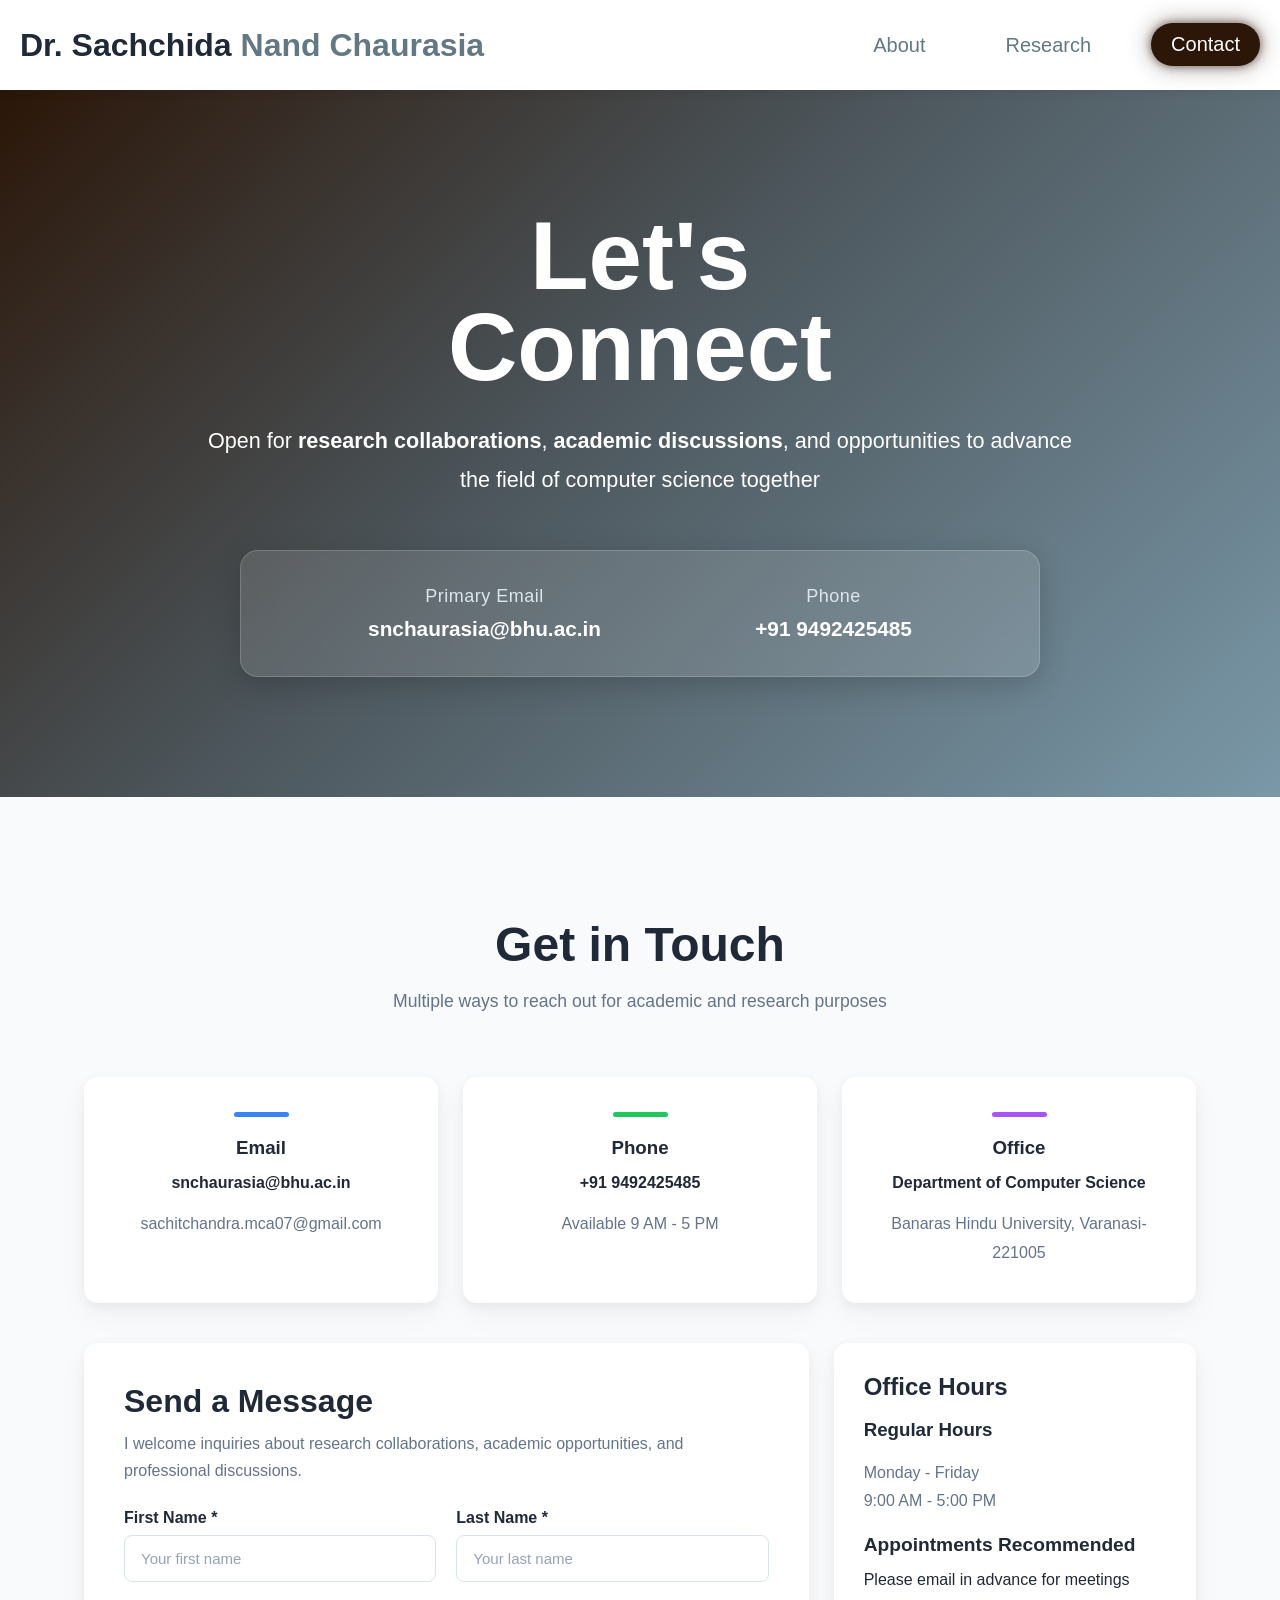
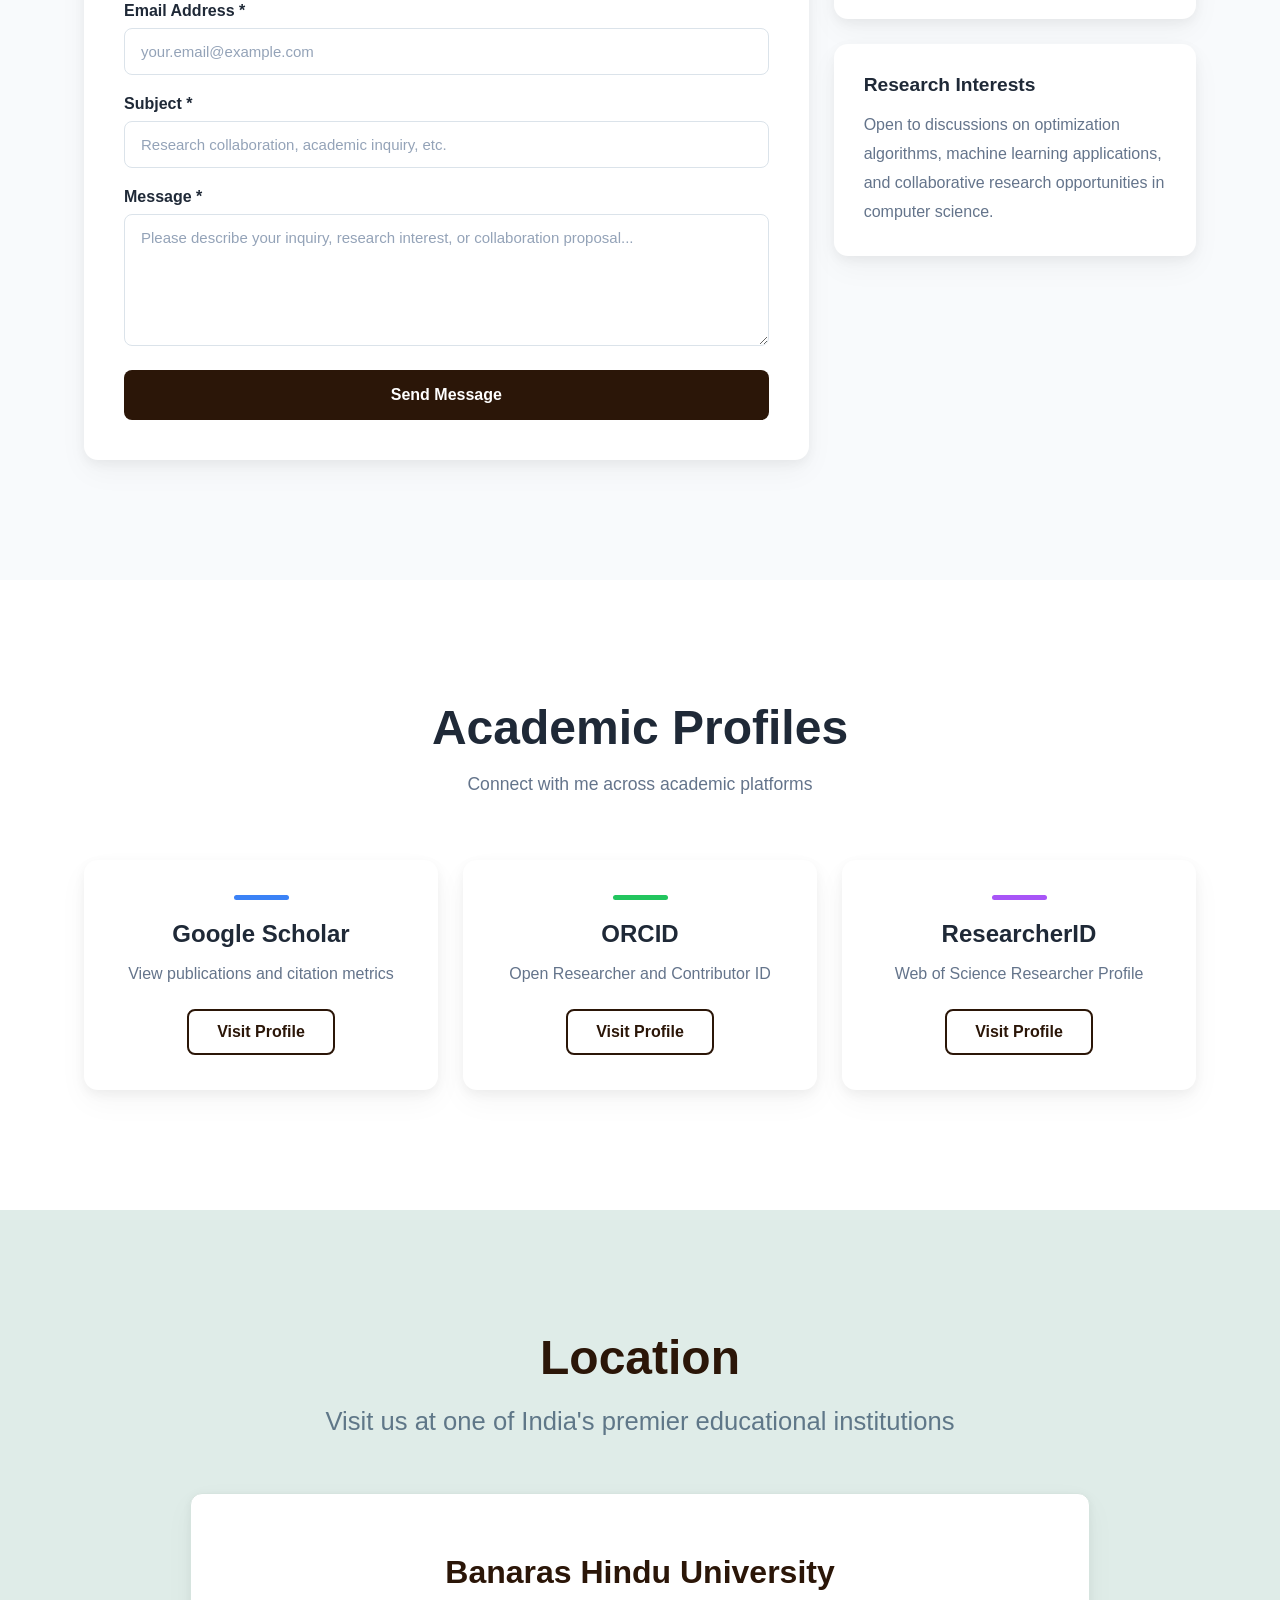
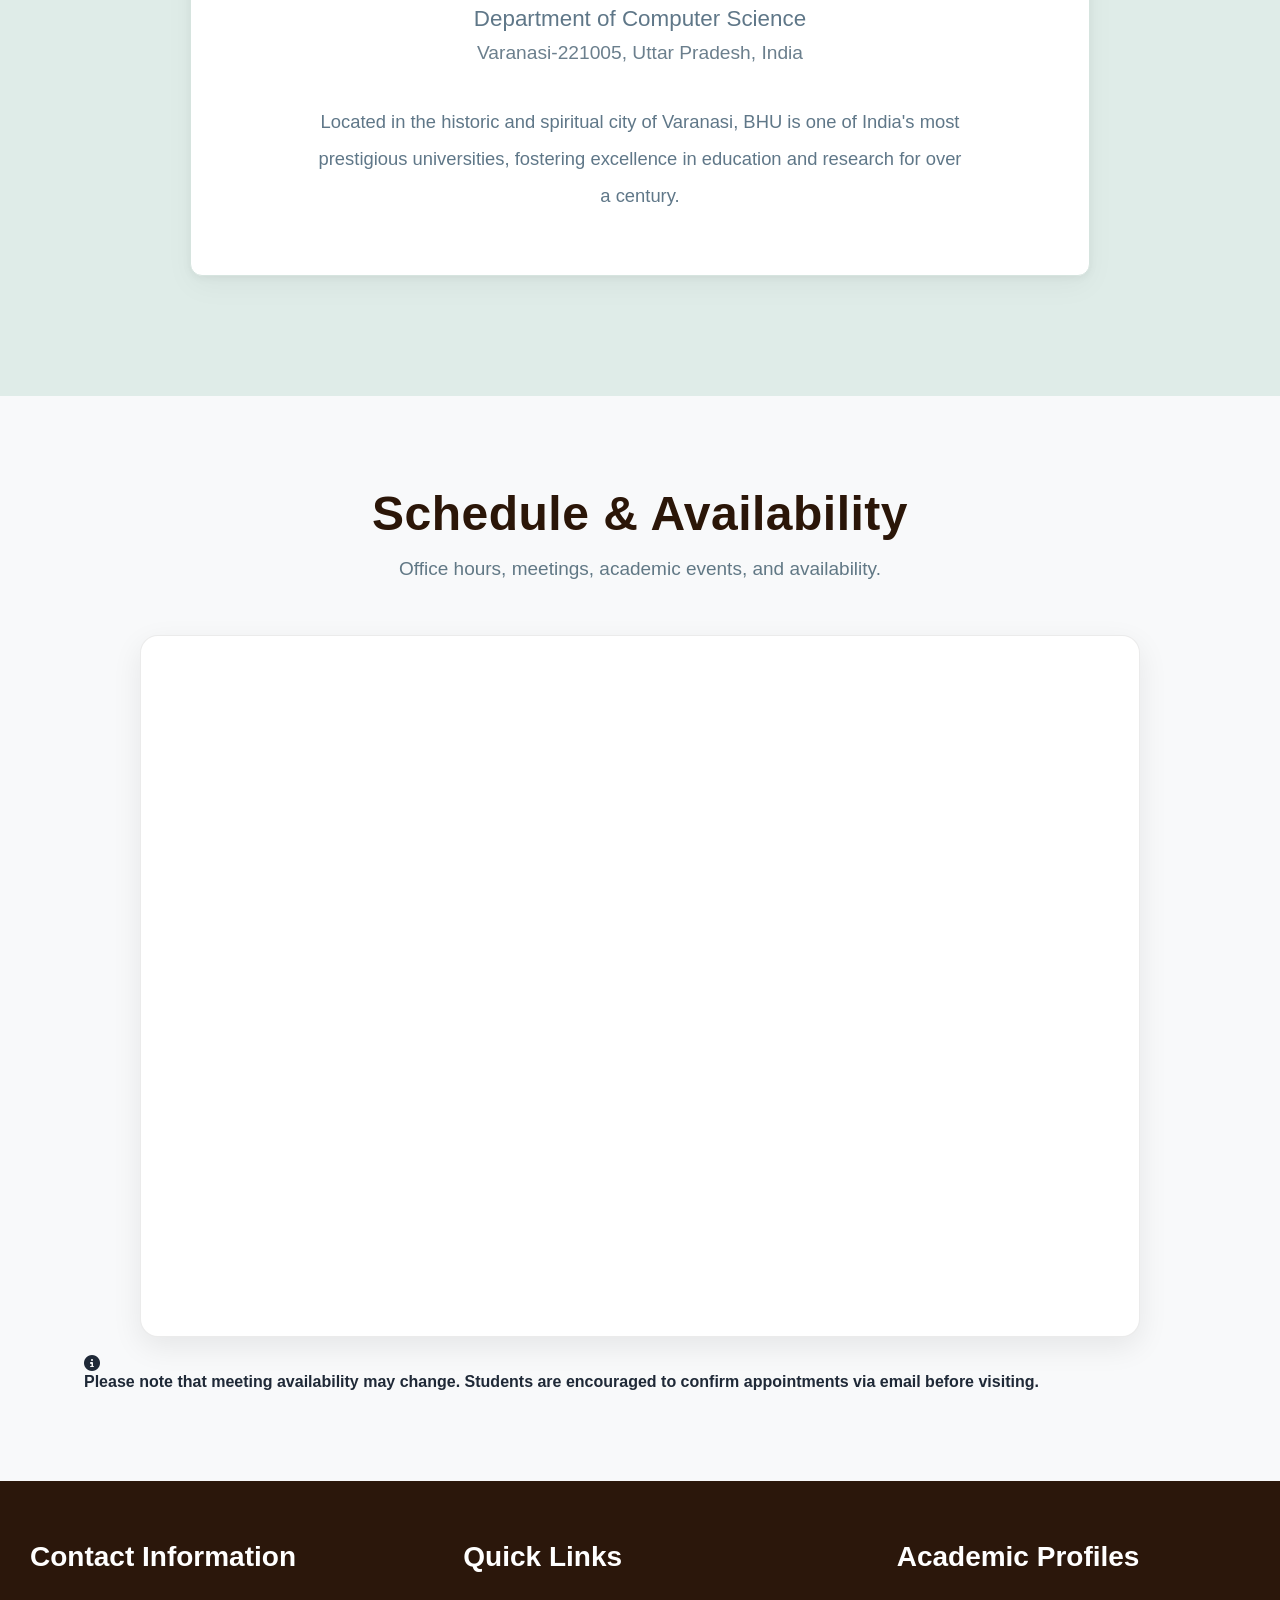
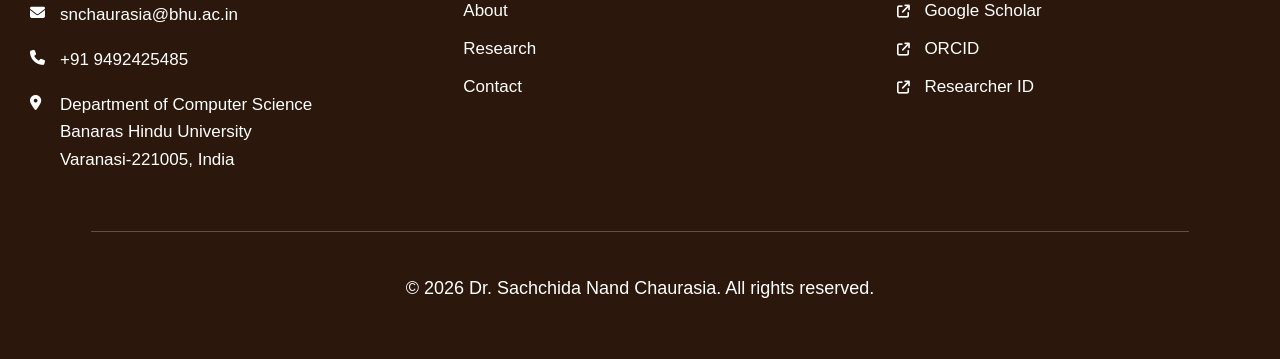
<file: contact222222.html>
<!DOCTYPE html>
<html lang="en">

<head>
    <meta charset="UTF-8">
    <meta name="viewport" content="width=device-width, initial-scale=1.0">

    <title>Contact | Dr. Sachchida Nand Chaurasia | BHU</title>

    
    <meta name="description"
        content="Contact Dr. Sachchida Nand Chaurasia, Assistant Professor, Department of Computer Science, Banaras Hindu University. Find email addresses, phone number, office location, and academic profiles.">

    <meta name="author" content="Dr. Sachchida Nand Chaurasia">

    <meta name="keywords"
        content="Contact, Dr. Sachchida Nand Chaurasia, BHU, Computer Science, Email, Phone, Academic Profiles, Google Scholar, ORCID">

    <meta name="robots" content="index, follow">

    <meta name="googlebot" content="index, follow">

    
    <meta name="theme-color" content="#2b1608">

   
    <link rel="canonical" href="https://vikasyadav072007-pixel.github.io/mywebsite/contact222222.html">

    
    <link rel="icon" type="image/png" href="bhulogo.png">

    
    <meta property="og:title" content="Contact | Dr. Sachchida Nand Chaurasia">

    <meta property="og:description"
        content="Get in touch with Dr. Sachchida Nand Chaurasia. Contact details, academic profiles, and professional information.">

    <meta property="og:type" content="website">

    <meta property="og:url" content="https://vikasyadav072007-pixel.github.io/mywebsite/contact222222.html">

    <meta property="og:site_name" content="Dr. Sachchida Nand Chaurasia">

    <meta property="og:image" content="https://nand-scholar-space.vercel.app/assets/file-bHe4tabh.jpeg">

    
    <meta name="twitter:card" content="summary_large_image">

    <meta name="twitter:title" content="Contact | Dr. Sachchida Nand Chaurasia">

    <meta name="twitter:description"
        content="Contact information and academic profiles of Dr. Sachchida Nand Chaurasia.">

    <meta name="twitter:image" content="https://nand-scholar-space.vercel.app/assets/file-bHe4tabh.jpeg">

   
    <link rel="preconnect" href="https://fonts.googleapis.com">

    <link rel="preconnect" href="https://fonts.gstatic.com" crossorigin>

    <link href="https://fonts.googleapis.com/css2?family=Inter:wght@300;400;500;600;700&display=swap" rel="stylesheet">

    
    <link rel="stylesheet" href="contact.css">
    <link rel="stylesheet" href="https://cdnjs.cloudflare.com/ajax/libs/font-awesome/6.6.0/css/all.min.css">
</head>

<body>
    <nav>
        <div class="nav-container">

            <div class="logo">
                Dr. Sachchida <span>Nand Chaurasia</span>
            </div>

            <div class="menu-toggle">
                ☰
            </div>

            <div class="nav-links">
                <a href="index.html">About</a>
                <a href="res.html">Research</a>
                <a href="contact222222.html" class="active">Contact</a>
            </div>
        </div>
    </nav>

    <!-- 
         CONTACT HERO 
     -->

    <section id="contact-hero">

        <div class="contact-hero-container">

            <h2>
                Let's<br>
                Connect
            </h2>

            <p>
                Open for <strong>research collaborations</strong>,
                <strong>academic discussions</strong>, and opportunities
                to advance the field of computer science together
            </p>

            <div class="hero-contact-card">

                <div class="hero-contact-item">
                    <span>Primary Email</span>
                    <h5>snchaurasia@bhu.ac.in</h5>
                </div>

                <div class="hero-contact-item">
                    <span>Phone</span>
                    <h5>+91 9492425485</h5>
                </div>

            </div>

        </div>

    </section>


    <!--  CONTACT SECTION -->

    <section id="contact">

        <div class="container">

            <div class="section-header">
                <h2>Get in Touch</h2>
                <p>
                    Multiple ways to reach out for academic and research purposes
                </p>
            </div>

            <div class="contact-cards">

                <div class="contact-card">
                    <div class="card-line blue"></div>
                    <h3>Email</h3>

                    <h4>snchaurasia@bhu.ac.in</h4>
                    <br>
                    <p>sachitchandra.mca07@gmail.com</p>
                </div>

                <div class="contact-card">
                    <div class="card-line green"></div>
                    <h3>Phone</h3>
                    <h4>+91 9492425485</h4>
                    
                    <br>
                    <p>Available 9 AM - 5 PM</p>
                </div>

                <div class="contact-card">
                    <div class="card-line purple"></div>
                    <h3>Office</h3>
                    <h4>Department of Computer Science</h4>
                    
                    <br>
                    <p>Banaras Hindu University, Varanasi-221005</p>
                </div>

            </div>


            <div class="contact-grid">

                <div class="message-box">

                    <h3>Send a Message</h3>

                    <p>
                        I welcome inquiries about research collaborations,
                        academic opportunities, and professional discussions.
                    </p>

                    
                    <form id="contact-form">

                        <input type="hidden" name="_captcha" value="false">

                        <input type="hidden" name="_subject" value="New Message from Academic Portfolio">

                        <div class="form-row">

                            <div class="input-group">
                                <label>First Name *</label>
                                <input type="text" name="first_name" placeholder="Your first name" required>
                            </div>

                            <div class="input-group">
                                <label>Last Name *</label>
                                <input type="text" name="last_name" placeholder="Your last name" required>
                            </div>

                        </div>

                        <div class="input-group">
                            <label>Email Address *</label>
                            <input type="email" name="email" placeholder="your.email@example.com" required>
                        </div>

                        <div class="input-group">
                            <label>Subject *</label>
                            <input type="text" name="subject"
                                placeholder="Research collaboration, academic inquiry, etc." required>
                        </div>

                        <div class="input-group">
                            <label>Message *</label>
                            <textarea name="message" rows="6"
                                placeholder="Please describe your inquiry, research interest, or collaboration proposal..."
                                required></textarea>
                        </div>

                        <button type="submit" class="send-btn">
                            Send Message
                        </button>
                    </form>
                </div>

                <div class="side-info">

                    <div class="info-box">

                        <h2>Office Hours</h2>
                        <br>
                        <h3>Regular Hours</h3>
                        <br>
                        <p>
                            Monday - Friday<br>
                            9:00 AM - 5:00 PM
                        </p>
                        <br>
                        <p>
                        <h4>Appointments Recommended</h4>
                        Please email in advance for meetings
                        </p>

                    </div>

                    <div class="info-box">

                        <h4>Research Interests</h4>

                        <p>
                            Open to discussions on optimization algorithms, machine learning applications, and
                            collaborative research opportunities in computer science.
                        </p>

                    </div>

                </div>

            </div>

        </div>

    </section>


    <!-- 
         ACADEMIC PROFILES
     -->

    <section id="academic-profiles">

        <div class="container">

            <div class="section-header">
                <h2>Academic Profiles</h2>

                <p>
                    Connect with me across academic platforms
                </p>
            </div>

            <div class="profiles-grid">

                <div class="profile-card">
                    <div class="card-line blue"></div>

                    <h2>Google Scholar</h2>

                    <p>
                        View publications and citation metrics
                    </p>

                    <a href="https://scholar.google.co.in/citations?user=2uT767IAAAAJ&hl=en" target="_blank"
                        class="profile-btn">
                        Visit Profile
                    </a>
                </div>


                <div class="profile-card">
                    <div class="card-line green"></div>

                    <h2>ORCID</h2>

                    <p>
                        Open Researcher and Contributor ID
                    </p>

                    <a href="https://orcid.org/0000-0002-0635-0808" target="_blank" class="profile-btn">
                        Visit Profile
                    </a>
                </div>


                <div class="profile-card">
                    <div class="card-line purple"></div>

                    <h2>ResearcherID</h2>

                    <p>
                        Web of Science Researcher Profile
                    </p>

                    <a href="https://www.webofscience.com/wos/author/record/E-1946-2016" target="_blank"
                        class="profile-btn">
                        Visit Profile
                    </a>
                </div>

            </div>

        </div>

    </section>
    <!-- LOCATION -->

    <section id="location">

        <div class="container">

            <div class="section-header">
                <h2>Location</h2>
                <p>
                    Visit us at one of India's premier educational institutions
                </p>
            </div>

            <div class="location-card">

                <div class="location-content">

                    <h3>Banaras Hindu University</h3>

                    <h4>Department of Computer Science</h4>

                    <span>
                        Varanasi-221005, Uttar Pradesh, India
                    </span>

                    <p>
                        Located in the historic and spiritual city of Varanasi,
                        BHU is one of India's most prestigious universities,
                        fostering excellence in education and research for over
                        a century.
                    </p>

                </div>

            </div>

        </div>

    </section>

    <section id="calendar">

        <div class="container">

            <div class="section-header">
                <h2>Schedule &amp; Availability</h2>
                <p>
                    Office hours, meetings, academic events, and availability.
                </p>
            </div>

            <div class="calendar-wrapper">

                <iframe
                    src="https://calendar.google.com/calendar/embed?height=600&wkst=1&ctz=Asia%2FKolkata&showPrint=0&src=c25jaGF1cmFzaWFAYmh1LmFjLmlu&src=Y19jbGFzc3Jvb205ZWYzZmY2NUBncm91cC5jYWxlbmRhci5nb29nbGUuY29t&src=Y19qZDdzYzU0Yzk1MXVjZTU4MjliZm1vcmFrOEBncm91cC5jYWxlbmRhci5nb29nbGUuY29t&src=Y19jbGFzc3Jvb201YzBlMTg0MEBncm91cC5jYWxlbmRhci5nb29nbGUuY29t&src=Y2xhc3Nyb29tMTExMDk1MTY5MTExODEyNjkzMDU2QGdyb3VwLmNhbGVuZGFyLmdvb2dsZS5jb20&color=%23009688&color=%231967d2&color=%23795548&color=%23c26401&color=%23f09300"
                    title="Professor's Schedule and Availability" loading="lazy" frameborder="0" scrolling="no"
                    allowfullscreen>
                </iframe>

            </div>
            <br>
            
            <p class="calendar-note">
                <i class="fas fa-info-circle"></i>
            <h4>Please note that meeting availability may change. Students are encouraged to confirm appointments via
                email before visiting.</h4>

            </p>

        </div>

    </section>
   
    <!-- FOOTER -->

    <footer id="site-footer">
    <div class="footer-container">
        <div class="footer-column">
            <h3>Contact Information</h3>

            <div class="footer-item">
                <i class="fas fa-envelope"></i>
                <a href="mailto:snchaurasia@bhu.ac.in">
                    snchaurasia@bhu.ac.in
                </a>
            </div>

            <div class="footer-item">
                <i class="fas fa-phone"></i>
                <a href="tel:+919492425485">
                    +91 9492425485
                </a>
            </div>

            <div class="footer-item address">
                <i class="fas fa-location-dot"></i>
                <p>
                    Department of Computer Science<br>
                    Banaras Hindu University<br>
                    Varanasi-221005, India
                </p>
            </div>

        </div>
        <div class="footer-column">
            <h3>Quick Links</h3>

            <ul>
                <li><a href="index.html">About</a></li>
                <li><a href="res.html">Research</a></li>
                <li><a href="#">Contact</a></li>
            </ul>

        </div>
        <div class="footer-column">
            <h3>Academic Profiles</h3>

            <ul>
                <li>
                    <a href="https://scholar.google.co.in/citations?user=2uT767IAAAAJ&hl=en" target="_blank"
                    rel="noopener noreferrer">
                        <i class="fas fa-arrow-up-right-from-square"></i>
                        Google Scholar
                    </a>
                </li>

                <li>
                    <a href="https://orcid.org/0000-0002-0635-0808" target="_blank" rel="noopener noreferrer">
                        <i class="fas fa-arrow-up-right-from-square"></i>
                        ORCID
                    </a>
                </li>

                <li>
                    <a href="https://www.webofscience.com/wos/author/record/E-1946-2016" target="_blank"">
                        <i class="fas fa-arrow-up-right-from-square"></i>
                        Researcher ID
                    </a>
                </li>
            </ul>

        </div>

    </div>

    <hr>
    <div class="copyright">
        <br>
            © <span id="year"></span> Dr. Sachchida Nand Chaurasia. All rights reserved.
            <br>
        </div>

</footer>
    <script>document.getElementById("year").textContent =
            new Date().getFullYear();</script>

    <script>document.getElementById("contact-form").addEventListener("submit", function (e) {

            e.preventDefault();

            const firstName = document.querySelector('[name="first_name"]').value;
            const lastName = document.querySelector('[name="last_name"]').value;
            const email = document.querySelector('[name="email"]').value;
            const subject = document.querySelector('[name="subject"]').value;
            const message = document.querySelector('[name="message"]').value;

            const body =
                `Name: ${firstName} ${lastName}
Email: ${email}
subject :${subject}

<<<<<<< HEAD
Email: ${email}
subject :${subject}
=======
>>>>>>> 7d6ca267851cfe48c5a859b95c06e88422d1b476
Message:
${message}`;

            const mailtoLink =
                `mailto:snchaurasia@bhu.ac.in?subject=${encodeURIComponent(subject)}&body=${encodeURIComponent(body)}`;

            window.location.href = mailtoLink;
        });</script>

    <script>
        document.querySelectorAll('a').forEach(link => {

            link.addEventListener('click', function (e) {

                const href = this.getAttribute('href');

                if (
                    href &&
                    !href.startsWith('#') &&
                    !href.startsWith('http') &&
                    !this.hasAttribute('target')
                ) {
                    e.preventDefault();

                    document.body.classList.add('fade-out');

                    setTimeout(() => {
                        window.location.href = href;
                    }, 600);
                }
            });
        });
    </script>
    <script>
        const menuToggle = document.querySelector(".menu-toggle");
        const navLinks = document.querySelector(".nav-links");

        menuToggle.addEventListener("click", () => {
            navLinks.classList.toggle("show");
        });

        document.querySelectorAll(".nav-links a")
            .forEach(link => {
                link.addEventListener("click", () => {
                    navLinks.classList.remove("show");
                });
            });
    </script>
</body>


</html>
</file>
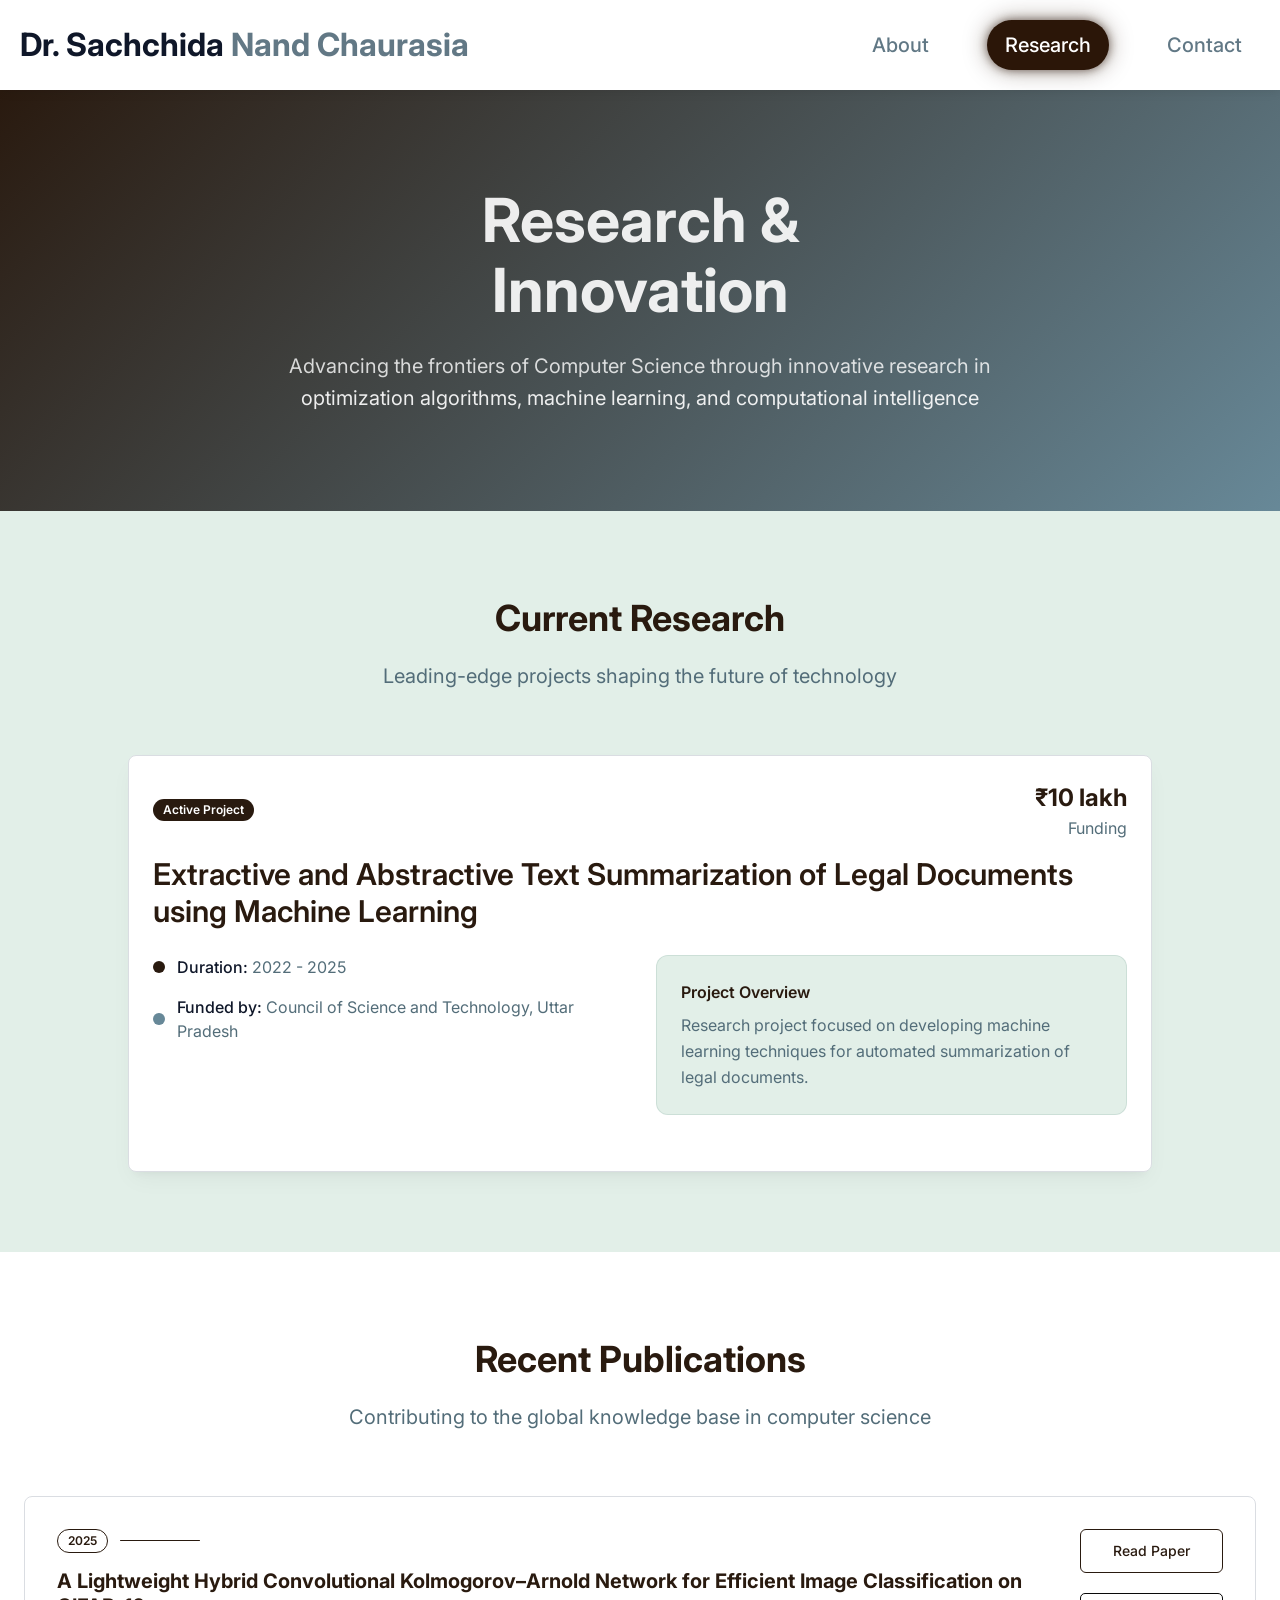
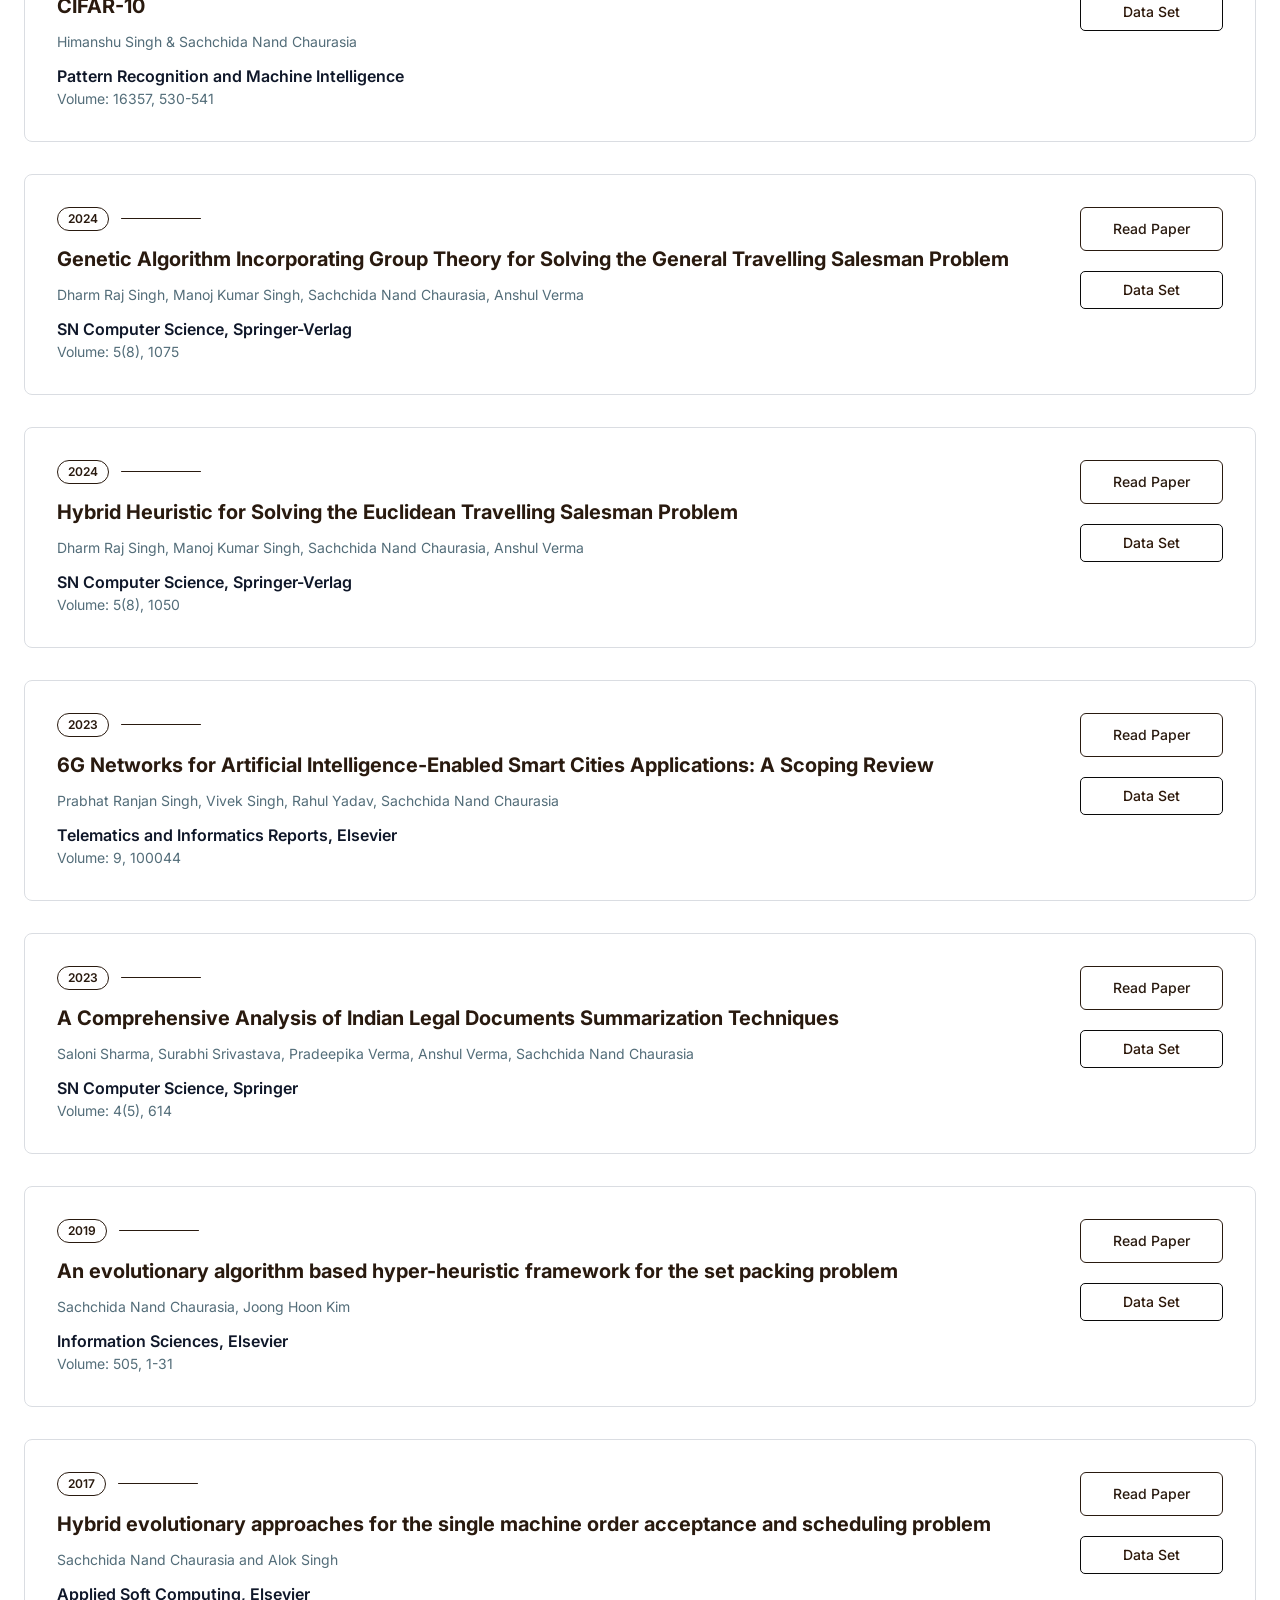
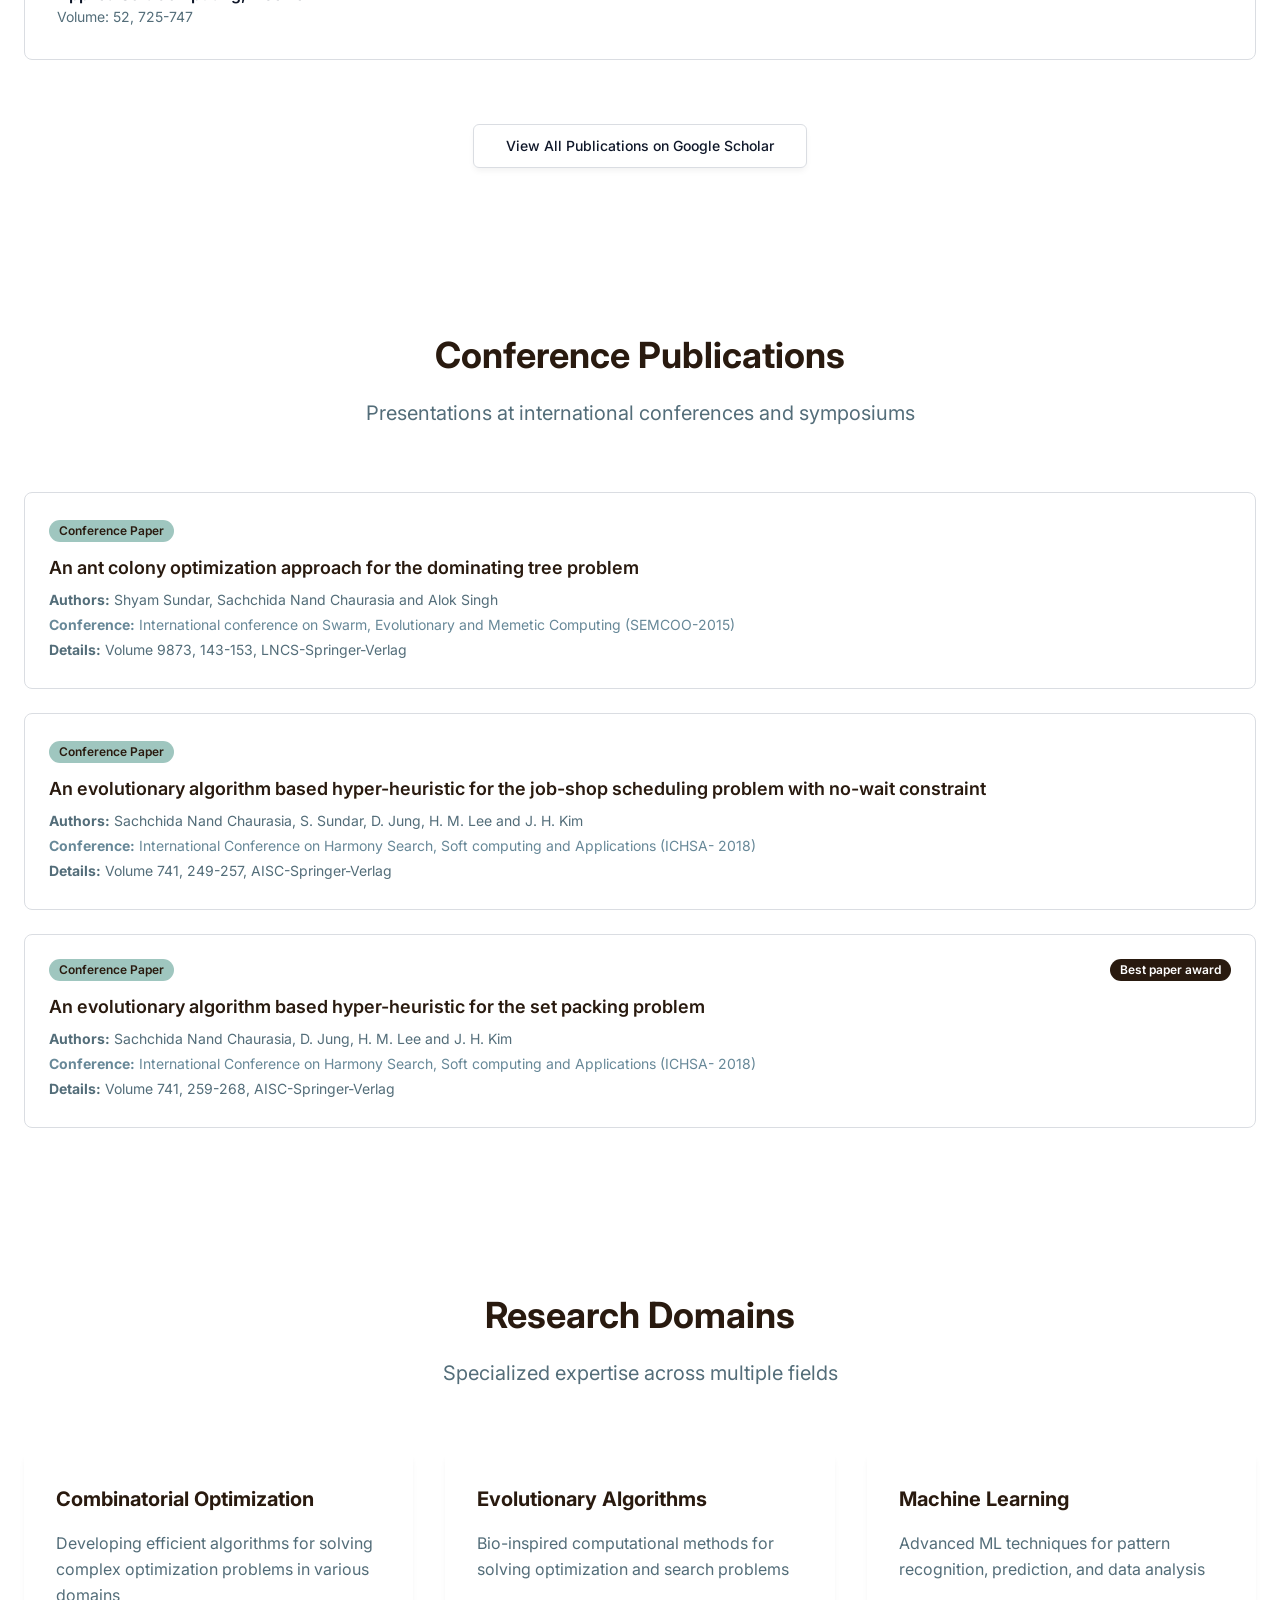
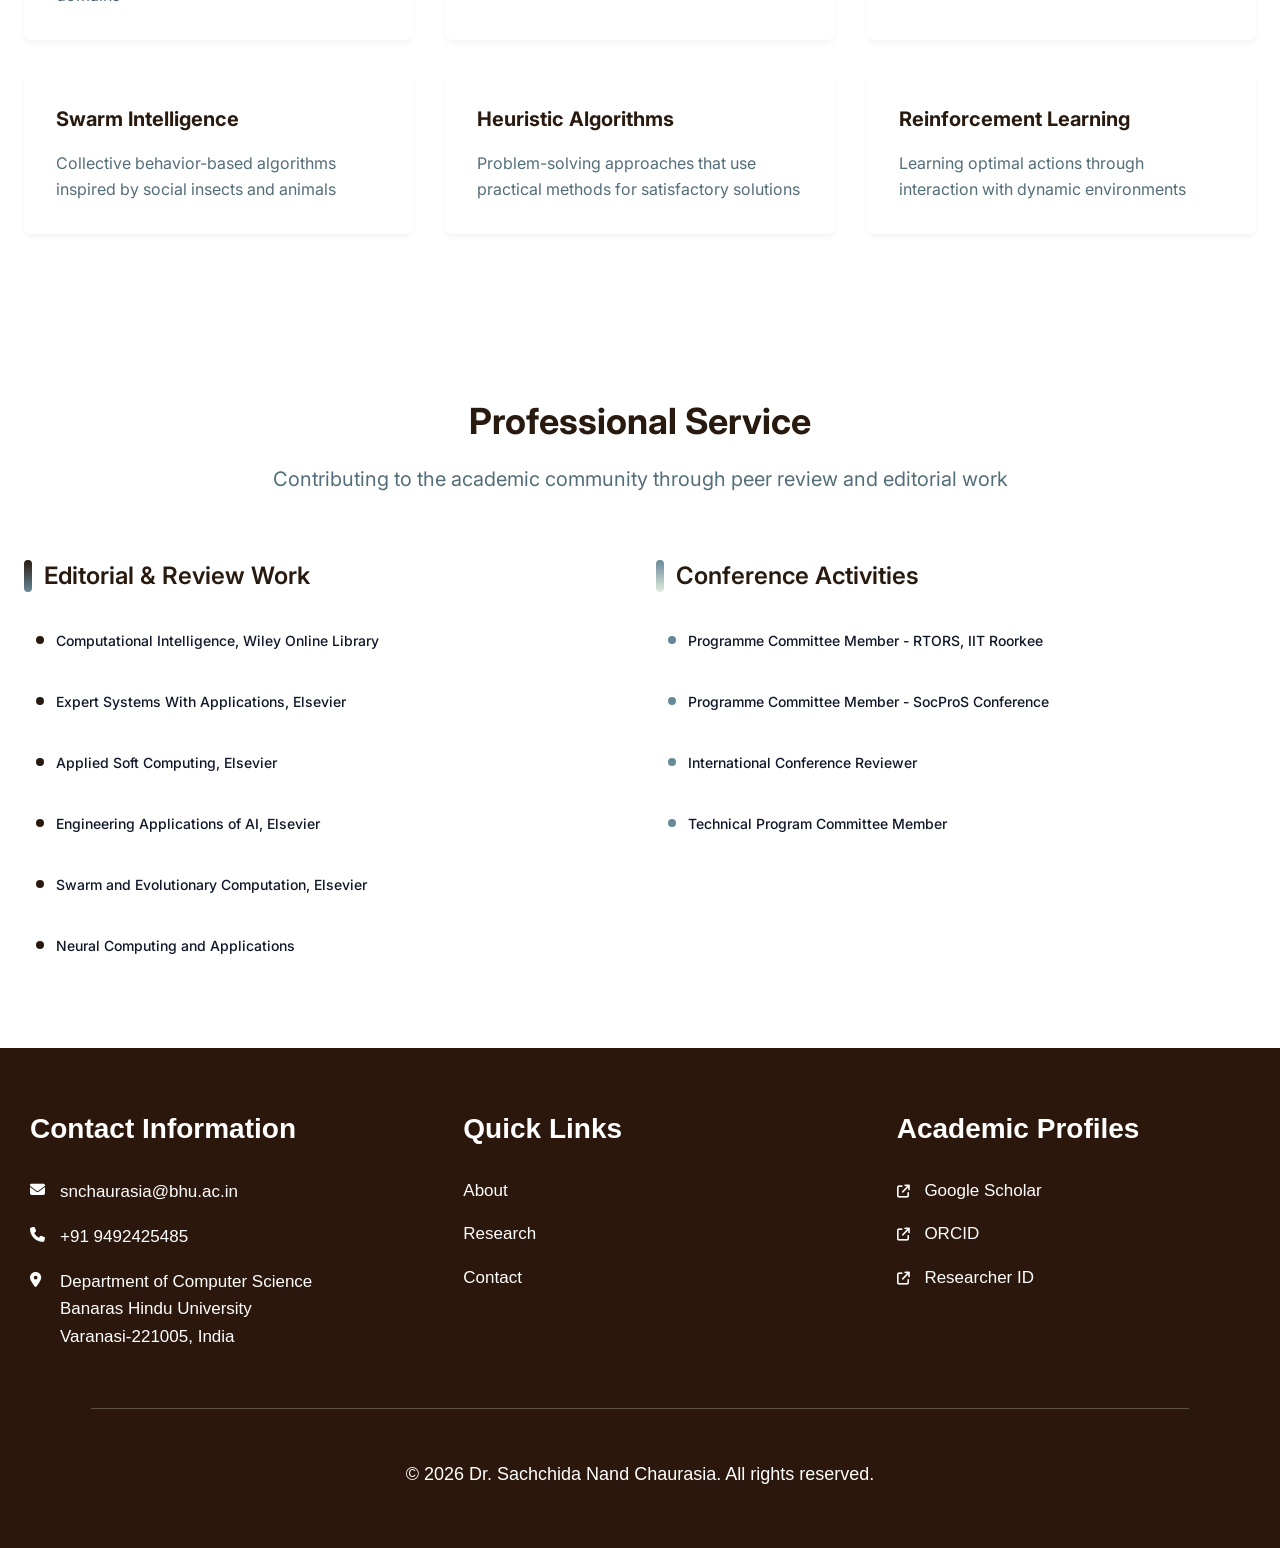
<file: res.html>
<!DOCTYPE html>
<html lang="en">

<head>
    <meta charset="UTF-8">
    <meta name="viewport" content="width=device-width, initial-scale=1.0">

    <title>Research | Dr. Sachchida Nand Chaurasia | BHU</title>

    
    <meta name="description"
        content="Research work of Dr. Sachchida Nand Chaurasia, Assistant Professor, Department of Computer Science, Banaras Hindu University. Publications, projects, combinatorial optimization, machine learning, evolutionary algorithms, reinforcement learning, and swarm intelligence.">

    <meta name="author"
        content="Dr. Sachchida Nand Chaurasia">

    <meta name="keywords"
        content="Research, Publications, Sachchida Nand Chaurasia, BHU, Computer Science, Machine Learning, Evolutionary Algorithms, Combinatorial Optimization, Reinforcement Learning, Swarm Intelligence">

    <meta name="robots" content="index, follow">
    <meta name="googlebot" content="index, follow">

    
    <meta name="theme-color" content="#2b1608">

    
    <link rel="canonical"
        href="https://vikasyadav072007-pixel.github.io/mywebsite/res.html">

    
    <link rel="icon" type="image/png" href="bhulogo.png">

   
    <meta property="og:title"
        content="Research | Dr. Sachchida Nand Chaurasia">

    <meta property="og:description"
        content="Explore research publications, projects, and academic contributions in Machine Learning, Evolutionary Algorithms, and Optimization.">

    <meta property="og:type" content="website">

    <meta property="og:url"
        content="https://vikasyadav072007-pixel.github.io/mywebsite/res.html">

    <meta property="og:site_name"
        content="Dr. Sachchida Nand Chaurasia">

    <meta property="og:image"
        content="https://nand-scholar-space.vercel.app/assets/file-bHe4tabh.jpeg">
    <meta name="twitter:card"
        content="summary_large_image">

    <meta name="twitter:title"
        content="Research | Dr. Sachchida Nand Chaurasia">

    <meta name="twitter:description"
        content="Research publications, projects, and academic contributions.">

    <meta name="twitter:image"
        content="https://nand-scholar-space.vercel.app/assets/file-bHe4tabh.jpeg">

    
    <link rel="preconnect"
        href="https://fonts.googleapis.com">

    <link rel="preconnect"
        href="https://fonts.gstatic.com"
        crossorigin>

    <link href="https://fonts.googleapis.com/css2?family=Inter:wght@300;400;500;600;700&display=swap"
        rel="stylesheet">

    
    <link rel="stylesheet" href="res.css">
    <link rel="stylesheet" href="https://cdnjs.cloudflare.com/ajax/libs/font-awesome/6.6.0/css/all.min.css">

</head>

<body>
    <nav>
        <div class="nav-container">

            <div class="logo">
                Dr. Sachchida <span>Nand Chaurasia</span>
            </div>

            <div class="menu-toggle">
                ☰
            </div>

            <div class="nav-links">
                <a href="index.html">About</a>
                <a href="res.html" class="active">Research</a>
                <a href="contact222222.html">Contact</a>
            </div>

        </div>
    </nav>
    <div class="min-h-screen">

        <section class="hero-gradient">
            <div class="max-w-7xl">
                <div class="text-center text-white space-y-8">
                    <div class="animate-slide-up">
                        <h1 class="hero-title">Research & <span class="block-text">Innovation</span></h1>
                        <p class="hero-desc">Advancing the frontiers of Computer Science through innovative research in
                            <span class="block-text">optimization algorithms, machine learning, and computational
                                intelligence
                            </span>
                        </p>
                    </div>
                </div>
            </div>
        </section>

        <section class="py-20 bg-primary-lightest">
            <div class="max-w-7xl">
                <div class="text-center mb-16 animate-slide-up">
                    <h2 class="section-title">Current Research</h2>
                    <p class="section-subtitle">Leading-edge projects shaping the future of technology</p>
                </div>

                <div class="simple-card shadow-elevated max-w-5xl animate-fade-in">
                    <div class="card-header">
                        <div class="flex-between">
                            <span class="badge badge-active">Active Project</span>
                            <div class="text-right">
                                <div class="funding-amount">₹10 lakh</div>
                                <div class="text-muted">Funding</div>
                            </div>
                        </div>
                        <h3 class="current-research-title">Extractive and Abstractive Text Summarization of Legal
                            Documents using Machine Learning</h3>
                    </div>
                    <div class="p-6">
                        <div class="grid-2 gap-8 mb-8">
                            <div class="space-y-4">
                                <div class="flex-items-center">
                                    <div class="dot dot-primary"></div>
                                    <div><span class="font-medium">Duration: </span><span class="text-muted">2022 -
                                            2025</span></div>
                                </div>
                                <div class="flex-items-center">
                                    <div class="dot dot-light"></div>
                                    <div><span class="font-medium">Funded by: </span><span class="text-muted">Council of
                                            Science and Technology, Uttar Pradesh</span></div>
                                </div>
                            </div>
                            <div class="overview-box">
                                <h4 class="overview-title">Project Overview</h4>
                                <p class="text-muted leading-relaxed">Research project focused on developing machine
                                    learning techniques for automated summarization of legal documents.</p>
                            </div>
                        </div>
                    </div>
                </div>
            </div>
        </section>

        <section class="py-20 bg-white">
            <div class="max-w-7xl">
                <div class="text-center mb-16">
                    <h2 class="section-title">Recent Publications</h2>
                    <p class="section-subtitle">Contributing to the global knowledge base in computer science</p>
                </div>

                <div class="space-y-8">

                    <div class="simple-card hover-lift animate-fade-in p-8">
                        <div class="flex-publication">
                            <div class="flex-1">
                                <div class="flex-items-center mb-4">
                                    <span class="year-badge">2025</span>
                                    <div class="line-separator"></div>
                                </div>
                                <h3 class="publication-title">A Lightweight Hybrid Convolutional Kolmogorov–Arnold Network for Efficient Image Classification on CIFAR-10</h3>
                                <p class="author-name">Himanshu Singh & Sachchida Nand Chaurasia</p>
                                <div class="journal-info">
                                    <p class="font-semibold text-foreground">Pattern Recognition and Machine Intelligence</p>
                                    <p class="text-muted text-sm">Volume: 16357, 530-541</p>
                                </div>
                            </div>
                            <div class="paper-actions">
                                <a href="https://link.springer.com/chapter/10.1007/978-3-032-18477-1_57" target="_blank"
                                    class="btn-read-paper">Read Paper</a>

                                <a href="https://github.com/Snchaurasia/LKANet" target="_blank" 
                                class="citation-btn">
                                    Data Set</a>
                            </div>
                        </div>
                    </div>


                    <div class="simple-card hover-lift animate-fade-in p-8">
                        <div class="flex-publication">
                            <div class="flex-1">
                                <div class="flex-items-center mb-4">
                                    <span class="year-badge">2024</span>
                                    <div class="line-separator"></div>
                                </div>
                                <h3 class="publication-title">Genetic Algorithm Incorporating Group Theory for Solving
                                    the General Travelling Salesman Problem</h3>
                                <p class="author-name">Dharm Raj Singh, Manoj Kumar Singh, Sachchida Nand Chaurasia,
                                    Anshul Verma</p>
                                <div class="journal-info">
                                    <p class="font-semibold text-foreground">SN Computer Science, Springer-Verlag</p>
                                    <p class="text-muted text-sm">Volume: 5(8), 1075</p>
                                </div>
                            </div>
                            <div class="paper-actions">
                                <a href="https://link.springer.com/article/10.1007/s42979-024-03420-0" target="_blank"
                                    class="btn-read-paper">Read Paper</a>

                                <a href="#" target="_blank" class="citation-btn">
                                    Data Set
                                </a>
                            </div>
                        </div>
                    </div>

                    <div class="simple-card hover-lift animate-fade-in p-8">
                        <div class="flex-publication">
                            <div class="flex-1">
                                <div class="flex-items-center mb-4">
                                    <span class="year-badge">2024</span>
                                    <div class="line-separator"></div>
                                </div>
                                <h3 class="publication-title">Hybrid Heuristic for Solving the Euclidean Travelling
                                    Salesman Problem</h3>
                                <p class="author-name">Dharm Raj Singh, Manoj Kumar Singh, Sachchida Nand Chaurasia,
                                    Anshul Verma</p>
                                <div class="journal-info">
                                    <p class="font-semibold text-foreground">SN Computer Science, Springer-Verlag</p>
                                    <p class="text-muted text-sm">Volume: 5(8), 1050</p>
                                </div>
                            </div>
                            <div class="paper-actions">
                                <a href="https://link.springer.com/article/10.1007/s42979-024-03417-9" target="_blank"
                                    class="btn-read-paper">Read Paper</a>
                                <a href="#" target="_blank" class="citation-btn">
                                    Data Set</a>
                            </div>

                        </div>
                    </div>

                    <div class="simple-card hover-lift animate-fade-in p-8">
                        <div class="flex-publication">
                            <div class="flex-1">
                                <div class="flex-items-center mb-4">
                                    <span class="year-badge">2023</span>
                                    <div class="line-separator"></div>
                                </div>
                                <h3 class="publication-title">6G Networks for Artificial Intelligence-Enabled Smart
                                    Cities Applications: A Scoping Review</h3>
                                <p class="author-name">Prabhat Ranjan Singh, Vivek Singh, Rahul Yadav, Sachchida Nand
                                    Chaurasia</p>
                                <div class="journal-info">
                                    <p class="font-semibold text-foreground">Telematics and Informatics Reports,
                                        Elsevier</p>
                                    <p class="text-muted text-sm">Volume: 9, 100044</p>
                                </div>
                            </div>
                            <div class="paper-actions">
                                <a href="https://www.sciencedirect.com/science/article/pii/S277250302300004X"
                                target="_blank" class="btn-read-paper">Read Paper</a>
                            <a href="#" target="_blank" class="citation-btn">
                                Data Set</a>
                            </div>
                        
                        </div>
                    </div>

                    <div class="simple-card hover-lift animate-fade-in p-8">
                        <div class="flex-publication">
                            <div class="flex-1">
                                <div class="flex-items-center mb-4">
                                    <span class="year-badge">2023</span>
                                    <div class="line-separator"></div>
                                </div>
                                <h3 class="publication-title">A Comprehensive Analysis of Indian Legal Documents
                                    Summarization Techniques</h3>
                                <p class="author-name">Saloni Sharma, Surabhi Srivastava, Pradeepika Verma, Anshul
                                    Verma, Sachchida Nand Chaurasia</p>
                                <div class="journal-info">
                                    <p class="font-semibold text-foreground">SN Computer Science, Springer</p>
                                    <p class="text-muted text-sm">Volume: 4(5), 614</p>
                                </div>
                            </div>
                            <div class="paper-actions">
                            <a href="https://link.springer.com/article/10.1007/s42979-023-01983-y" target="_blank"
                                class="btn-read-paper">Read Paper</a>
                            <a href="#" target="_blank" class="citation-btn">
                                Data Set</a>
                            </div>
                        </div>
                    </div>

                    <div class="simple-card hover-lift animate-fade-in p-8">
                        <div class="flex-publication">
                            <div class="flex-1">
                                <div class="flex-items-center mb-4">
                                    <span class="year-badge">2019</span>
                                    <div class="line-separator"></div>
                                </div>
                                <h3 class="publication-title">An evolutionary algorithm based hyper-heuristic framework
                                    for the set packing problem</h3>
                                <p class="author-name">Sachchida Nand Chaurasia, Joong Hoon Kim</p>
                                <div class="journal-info">
                                    <p class="font-semibold text-foreground">Information Sciences, Elsevier</p>
                                    <p class="text-muted text-sm">Volume: 505, 1-31</p>
                                </div>
                            </div>
                            <div class="paper-actions">
                            <a href="https://www.sciencedirect.com/science/article/pii/S002002551930684X?via%3Dihub"
                                target="_blank" class="btn-read-paper">Read Paper</a>
                            <a href="#" target="_blank" class="citation-btn">
                                Data Set</a>
                            </div>
                        </div>
                    </div>

                    <div class="simple-card hover-lift animate-fade-in p-8">
                        <div class="flex-publication">
                            <div class="flex-1">
                                <div class="flex-items-center mb-4">
                                    <span class="year-badge">2017</span>
                                    <div class="line-separator"></div>
                                </div>
                                <h3 class="publication-title">Hybrid evolutionary approaches for the single machine
                                    order acceptance and scheduling problem</h3>
                                <p class="author-name">Sachchida Nand Chaurasia and Alok Singh</p>
                                <div class="journal-info">
                                    <p class="font-semibold text-foreground">Applied Soft Computing, Elsevier</p>
                                    <p class="text-muted text-sm">Volume: 52, 725-747</p>
                                </div>
                            </div>
                            <div class="paper-actions">
                            <a href="http://www.sciencedirect.com/science/article/pii/S1568494616305105" target="_blank"
                                class="btn-read-paper">Read Paper</a>
                            <a href="#" target="_blank" class="citation-btn">
                                Data Set</a>
                            </div>
                        </div>
                    </div>
                </div>

                <div class="text-center mt-16">
                    <a href="https://scholar.google.co.in/citations?user=hZz9PpYAAAAJ&hl=en" target="_blank"
                        class="btn-view-all">View All Publications on Google Scholar</a>
                </div>
            </div>
        </section>

        <section class="py-20 bg-white">
            <div class="max-w-7xl">
                <div class="text-center mb-16 animate-slide-up">
                    <h2 class="section-title">Conference Publications</h2>
                    <p class="section-subtitle">Presentations at international conferences and symposiums</p>
                </div>

                <div class="space-y-6">
                    <div class="simple-card hover-lift animate-fade-in p-6">
                        <div class="mb-3">
                            <span class="badge badge-secondary">Conference Paper</span>
                        </div>
                        <h3 class="conference-item-title">An ant colony optimization approach for the dominating tree
                            problem</h3>
                        <p class="conf-text"><strong>Authors:</strong> Shyam Sundar, Sachchida Nand Chaurasia and Alok
                            Singh</p>
                        <p class="conf-text text-primary-light"><strong>Conference:</strong> International conference on
                            Swarm, Evolutionary and Memetic Computing (SEMCOO-2015)</p>
                        <p class="conf-text"><strong>Details:</strong> Volume 9873, 143-153, LNCS-Springer-Verlag</p>
                    </div>

                    <div class="simple-card hover-lift animate-fade-in p-6">
                        <div class="mb-3">
                            <span class="badge badge-secondary">Conference Paper</span>
                        </div>
                        <h3 class="conference-item-title">An evolutionary algorithm based hyper-heuristic for the
                            job-shop scheduling problem with no-wait constraint</h3>
                        <p class="conf-text"><strong>Authors:</strong> Sachchida Nand Chaurasia, S. Sundar, D. Jung, H.
                            M. Lee and J. H. Kim</p>
                        <p class="conf-text text-primary-light"><strong>Conference:</strong> International Conference on
                            Harmony Search, Soft computing and Applications (ICHSA- 2018)</p>
                        <p class="conf-text"><strong>Details:</strong> Volume 741, 249-257, AISC-Springer-Verlag</p>
                    </div>

                    <div class="simple-card hover-lift animate-fade-in p-6">
                        <div class="flex-between mb-3">
                            <span class="badge badge-secondary">Conference Paper</span>
                            <span class="badge badge-active">Best paper award</span>
                        </div>
                        <h3 class="conference-item-title">An evolutionary algorithm based hyper-heuristic for the set
                            packing problem</h3>
                        <p class="conf-text"><strong>Authors:</strong> Sachchida Nand Chaurasia, D. Jung, H. M. Lee and
                            J. H. Kim</p>
                        <p class="conf-text text-primary-light"><strong>Conference:</strong> International Conference on
                            Harmony Search, Soft computing and Applications (ICHSA- 2018)</p>
                        <p class="conf-text"><strong>Details:</strong> Volume 741, 259-268, AISC-Springer-Verlag</p>
                    </div>
                </div>
            </div>
        </section>

        <section class="py-20 bg-domains-gradient">
            <div class="max-w-7xl">
                <div class="text-center mb-16">
                    <h2 class="section-title">Research Domains</h2>
                    <p class="section-subtitle">Specialized expertise across multiple fields</p>
                </div>

                <div class="grid-3 gap-8">
                    <div class="domain-card">
                        <h3>Combinatorial Optimization</h3>
                        <p>Developing efficient algorithms for solving complex optimization problems in various domains
                        </p>
                    </div>
                    <div class="domain-card">
                        <h3>Evolutionary Algorithms</h3>
                        <p>Bio-inspired computational methods for solving optimization and search problems</p>
                    </div>
                    <div class="domain-card">
                        <h3>Machine Learning</h3>
                        <p>Advanced ML techniques for pattern recognition, prediction, and data analysis</p>
                    </div>
                    <div class="domain-card">
                        <h3>Swarm Intelligence</h3>
                        <p>Collective behavior-based algorithms inspired by social insects and animals</p>
                    </div>
                    <div class="domain-card">
                        <h3>Heuristic Algorithms</h3>
                        <p>Problem-solving approaches that use practical methods for satisfactory solutions</p>
                    </div>
                    <div class="domain-card">
                        <h3>Reinforcement Learning</h3>
                        <p>Learning optimal actions through interaction with dynamic environments</p>
                    </div>
                </div>
            </div>
        </section>

        <section class="py-20 bg-white">
            <div class="max-w-7xl">
                <div class="text-center mb-16">
                    <h2 class="section-title">Professional Service</h2>
                    <p class="section-subtitle">Contributing to the academic community through peer review and editorial
                        work</p>
                </div>

                <div class="grid-2 gap-12">
                    <div class="service-card">
                        <div class="service-card-header">
                            <h3 class="service-title">
                                <span class="indicator-bar bar-1"></span>
                                Editorial & Review Work
                            </h3>
                        </div>
                        <div class="service-list">
                            <div class="service-item">
                                <div class="dot dot-primary-small"></div><span>Computational Intelligence, Wiley Online
                                    Library</span>
                            </div>
                            <div class="service-item">
                                <div class="dot dot-primary-small"></div><span>Expert Systems With Applications,
                                    Elsevier</span>
                            </div>
                            <div class="service-item">
                                <div class="dot dot-primary-small"></div><span>Applied Soft Computing, Elsevier</span>
                            </div>
                            <div class="service-item">
                                <div class="dot dot-primary-small"></div><span>Engineering Applications of AI,
                                    Elsevier</span>
                            </div>
                            <div class="service-item">
                                <div class="dot dot-primary-small"></div><span>Swarm and Evolutionary Computation,
                                    Elsevier</span>
                            </div>
                            <div class="service-item">
                                <div class="dot dot-primary-small"></div><span>Neural Computing and Applications</span>
                            </div>
                        </div>
                    </div>

                    <div class="service-card">
                        <div class="service-card-header">
                            <h3 class="service-title">
                                <span class="indicator-bar bar-2"></span>
                                Conference Activities
                            </h3>
                        </div>
                        <div class="service-list">
                            <div class="service-item">
                                <div class="dot dot-light-small"></div><span>Programme Committee Member - RTORS, IIT
                                    Roorkee</span>
                            </div>
                            <div class="service-item">
                                <div class="dot dot-light-small"></div><span>Programme Committee Member - SocProS
                                    Conference</span>
                            </div>
                            <div class="service-item">
                                <div class="dot dot-light-small"></div><span>International Conference Reviewer</span>
                            </div>
                            <div class="service-item">
                                <div class="dot dot-light-small"></div><span>Technical Program Committee Member</span>
                            </div>
                        </div>
                    </div>
                </div>
            </div>
        </section>

    </div>
    <!-- 
     FOOTER
 -->

    <footer id="site-footer">
    <div class="footer-container">

        <div class="footer-column">
            <h3>Contact Information</h3>

            <div class="footer-item">
                <i class="fas fa-envelope"></i>
                <a href="mailto:snchaurasia@bhu.ac.in">
                    snchaurasia@bhu.ac.in
                </a>
            </div>

            <div class="footer-item">
                <i class="fas fa-phone"></i>
                <a href="tel:+919492425485">
                    +91 9492425485
                </a>
            </div>

            <div class="footer-item address">
                <i class="fas fa-location-dot"></i>
                <p>
                    Department of Computer Science<br>
                    Banaras Hindu University<br>
                    Varanasi-221005, India
                </p>
            </div>

        </div>

        
        <div class="footer-column">
            <h3>Quick Links</h3>

            <ul>
                <li><a href="index.html">About</a></li>
                <li><a href="#">Research</a></li>
                <li><a href="contact222222.html">Contact</a></li>
            </ul>

        </div>
        <div class="footer-column">
            <h3>Academic Profiles</h3>

            <ul>
                <li>
                    <a href="https://scholar.google.co.in/citations?user=2uT767IAAAAJ&hl=en" target="_blank"
                    rel="noopener noreferrer">
                        <i class="fas fa-arrow-up-right-from-square"></i>
                        Google Scholar
                    </a>
                </li>

                <li>
                    <a href="https://orcid.org/0000-0002-0635-0808" target="_blank" rel="noopener noreferrer">
                        <i class="fas fa-arrow-up-right-from-square"></i>
                        ORCID
                    </a>
                </li>

                <li>
                    <a href="https://www.webofscience.com/wos/author/record/E-1946-2016" target="_blank">
                        <i class="fas fa-arrow-up-right-from-square"></i>
                        Researcher ID
                    </a>
                </li>
            </ul>

        </div>

    </div>

    <hr>
    <div class="copyright">
        <br>
            © <span id="year"></span> Dr. Sachchida Nand Chaurasia. All rights reserved.
            <br>
        </div>

</footer>
    <script>document.getElementById("year").textContent =
            new Date().getFullYear();</script>

    <script>
document.querySelectorAll('a').forEach(link => {

    link.addEventListener('click', function(e) {

        const href = this.getAttribute('href');

        if (
            href &&
            !href.startsWith('#') &&
            !href.startsWith('http') &&
            !this.hasAttribute('target')
        ) {
            e.preventDefault();

            document.body.classList.add('fade-out');

            setTimeout(() => {
                window.location.href = href;
            }, 600);
        }
    });
});
</script>
<script>
const menuToggle = document.querySelector(".menu-toggle");
const navLinks = document.querySelector(".nav-links");

menuToggle.addEventListener("click", () => {
    navLinks.classList.toggle("show");
});
</script>
</body>

</html>
</file>
<file: contact.css>
html {
    scroll-behavior: smooth;
}
*{
    margin:0;
    padding:0;
    box-sizing:border-box;
    font-family:Arial, Helvetica, sans-serif;
}


body{
    opacity:0;
    animation:fadeIn .6s ease forwards;
}

@keyframes fadeIn{
    from{
        opacity:0;
        transform:translateY(15px);
    }
    to{
        opacity:1;
        transform:translateY(0);
    }
}

.fade-out{
    opacity:0;
    transform:translateY(-15px);
    transition:all .6s ease;
}

body{
    min-height:100vh;

    background:linear-gradient(
        90deg,
        #2b1608 0%,
        #40464b 40%,
        #6c8898 100%
    );
}

.nav-links a{
    text-decoration:none;
    color:#617885;
    font-size:20px;

    padding:10px 20px;
    border-radius:30px;
    transition:0.3s ease;
}


.nav-links a:hover{
    background:#000;
    color:#fff;
}


.nav-links a.active{
    background:#2b1608;
    color:#fff;
    padding:10px 20px;
    border-radius:30px;

    
    box-shadow: 0 0 10px rgba(43, 22, 8, 0.6),
                0 0 25px rgba(43, 22, 8, 0.4);

    transform: translateY(-1px);
    transition: all 0.3s ease;
}

.container{
    width:100%;
    max-width:1400px;
    margin:0 auto;
    padding:0 20px;
}

nav{
    height:90px;
    background:white;

    /* FIXED HEADER ADDED HERE */
    position: sticky;
    top: 0;
    z-index: 1000;

    box-shadow: 0 2px 10px rgba(0,0,0,0.08);
}

.nav-container{
    max-width:1400px;
    height:100%;
    margin:0 auto;
    padding:0 20px;

    display:flex;
    justify-content:space-between;
    align-items:center;
}

.logo{
    font-size:32px;
    font-weight:bold;
}

.logo span{
    color:#627885;
}

.nav-links{
    display:flex;
    gap:40px;
}

.nav-links a{
    text-decoration:none;
    color:#617885;
    font-size:20px;
}

.active{
    background:#2b1608;
    color:white !important;
    padding:15px 35px;
    border-radius:40px;
}


*{
    margin:0;
    padding:0;
    box-sizing:border-box;
}

body{
    font-family:'Segoe UI', sans-serif;
    color:#1f2937;
    background:#ffffff;
}

.container{
    width:90%;
    max-width:1400px;
    margin:auto;
}


.section-header{
    text-align:center;
    margin-bottom:60px;
}

.section-header h2{
    font-size:3rem;
    color:#1f2937;
    margin-bottom:15px;
    font-weight:700;
}

.section-header p{
    color:#64748b;
    font-size:1.1rem;
    max-width:700px;
    margin:auto;
    line-height:1.7;
}

/* 
   CONTACT HERO (
 */

#contact-hero{
    min-height:650px;

    background:linear-gradient(
        135deg,
        #2b1608 0%,
        #4c565c 45%,
        #7a98a8 100%
    );

    display:flex;
    align-items:center;
    justify-content:center;

    text-align:center;

    padding:120px 20px;
}

.contact-hero-container{
    max-width:1000px;
    width:100%;
}

.contact-hero-container h2{
    font-size:6rem;
    line-height:0.95;
    color:#ffffff;
    margin-bottom:30px;
    font-weight:700;
}

.contact-hero-container p{
    color:#ffffff;
    font-size:1.35rem;
    line-height:1.8;
    max-width:900px;
    margin:0 auto 50px;
}

.contact-hero-container strong{
    color:#ffffff;
    font-weight:700;
}



.hero-contact-card{
    width:100%;
    max-width:800px;

    margin:auto;

    display:flex;
    justify-content:space-around;
    align-items:center;

    padding:35px 50px;

    border-radius:18px;

    background:rgba(255,255,255,.12);

    backdrop-filter:blur(14px);

    border:1px solid rgba(255,255,255,.18);

    box-shadow:
        0 8px 30px rgba(0,0,0,.18);
}

.hero-contact-item{
    text-align:center;
}

.hero-contact-item span{
    display:block;
    color:#dbe7ec;
    font-size:18px;
    margin-bottom:10px;
    letter-spacing:.5px;
}

.hero-contact-item h5{
    color:#ffffff;
    font-size:1.3rem;
    font-weight:600;
}

/*
   CONTACT SECTION
*/

#contact{
    padding:120px 0;
    background:#f8fafc;
}



.contact-cards{
    display:grid;
    grid-template-columns:repeat(3,1fr);
    gap:25px;
    margin-bottom:40px;
}

.contact-card{
    background:#ffffff;
    border-radius:14px;

    padding:35px 25px;

    text-align:center;

    box-shadow:
        0 4px 12px rgba(0,0,0,.05),
        0 12px 30px rgba(0,0,0,.04);

    transition:.3s ease;
}

.contact-card:hover{
    transform:translateY(-8px);
}

.card-line{
    width:55px;
    height:5px;
    border-radius:999px;
    margin:0 auto 20px;
}

.blue{
    background:#3b82f6;
}

.green{
    background:#22c55e;
}

.purple{
    background:#a855f7;
}

.contact-card h3{
    margin-bottom:15px;
    color:#1f2937;
}

.contact-card p{
    color:#64748b;
    line-height:1.8;
}



.contact-grid{
    display:grid;
    grid-template-columns:2fr 1fr;
    gap:25px;
}
input::placeholder,
textarea::placeholder{
    color:#94a3b8;
    font-size:15px;
}


.message-box{
    background:#ffffff;

    border-radius:14px;

    padding:40px;

    box-shadow:
        0 4px 12px rgba(0,0,0,.05),
        0 12px 30px rgba(0,0,0,.04);
}

.message-box h3{
    font-size:2rem;
    margin-bottom:10px;
}

.message-box p{
    color:#64748b;
    margin-bottom:25px;
    line-height:1.7;
}

.form-row{
    display:grid;
    grid-template-columns:1fr 1fr;
    gap:20px;
}

.input-group{
    margin-bottom:20px;
}

.input-group label{
    display:block;
    margin-bottom:8px;
    font-weight:600;
}

.input-group input,
.input-group textarea{
    width:100%;
    padding:14px 16px;

    border:1px solid #dbe3ea;
    border-radius:8px;

    font-size:15px;

    outline:none;
}

.input-group input:focus,
.input-group textarea:focus{
    border-color:#3b82f6;
}

.send-btn{
    width:100%;
    border:none;

    padding:16px;

    background:#2b1608;

    color:#ffffff;

    border-radius:8px;

    font-size:16px;
    font-weight:600;

    cursor:pointer;

    transition:.3s;
}

.send-btn:hover{
    background:#4a3124;
}



.side-info{
    display:flex;
    flex-direction:column;
    gap:25px;
}

.info-box{
    background:#ffffff;

    border-radius:14px;

    padding:30px;

    box-shadow:
        0 4px 12px rgba(0,0,0,.05),
        0 12px 30px rgba(0,0,0,.04);
}

.info-box h4{
    margin-bottom:15px;
    font-size:1.2rem;
}

.info-box p{
    color:#64748b;
    line-height:1.8;
}

/* 
   ACADEMIC PROFILES
*/

#academic-profiles{
    padding:120px 0;
    background:#ffffff;
}

.profiles-grid{
    display:grid;
    grid-template-columns:repeat(3,1fr);
    gap:25px;
}

.profile-card{
    background:#ffffff;

    border-radius:14px;

    padding:35px;

    text-align:center;

    box-shadow:
        0 4px 12px rgba(0,0,0,.05),
        0 12px 30px rgba(0,0,0,.04);

    transition:.3s ease;
}

.profile-card:hover{
    transform:translateY(-8px);
}

.profile-card h2{
    margin-bottom:12px;
}

.profile-card p{
    color:#64748b;
    line-height:1.8;
    margin-bottom:20px;
}

.profile-btn{
    display:inline-block;

    padding:12px 28px;

    border:2px solid #2b1608;

    border-radius:8px;

    text-decoration:none;

    color:#2b1608;

    font-weight:600;

    transition:.3s ease;
}

.profile-btn:hover{
    background:#2b1608;
    color:#ffffff;
}


@media(max-width:900px){

    .contact-cards,
    .profiles-grid{
        grid-template-columns:1fr;
    }

    .contact-grid{
        grid-template-columns:1fr;
    }

    .form-row{
        grid-template-columns:1fr;
    }

    .contact-hero-container h2{
        font-size:4rem;
    }

    .hero-contact-card{
        flex-direction:column;
        gap:30px;
    }
}

@media(max-width:600px){

    .section-header h2{
        font-size:2.2rem;
    }

    .contact-hero-container h2{
        font-size:3rem;
    }

    .contact-hero-container p{
        font-size:1.1rem;
    }
}

/*
   LOCATION SECTION
 */

#location{
    padding:120px 0;
    background:#dfece8;
}

#location .section-header{
    text-align:center;
    margin-bottom:50px;
}

#location .section-header h2{
    font-size:3rem;
    font-weight:700;
    color:#2b1608;
    margin-bottom:15px;
}

#location .section-header p{
    font-size:1.6rem;
    color:#5f7788;
}


.location-card{
    max-width:900px;
    margin:0 auto;

    background:#ffffff;

    border-radius:12px;

    padding:60px 70px;

    box-shadow:
        0 2px 8px rgba(0,0,0,.05),
        0 10px 30px rgba(0,0,0,.04);

    border:1px solid #d6e4df;
}

.location-content{
    text-align:center;
}

.location-content h3{
    font-size:2rem;
    color:#2b1608;
    margin-bottom:15px;
    font-weight:700;
}

.location-content h4{
    font-size:1.4rem;
    color:#5f7788;
    margin-bottom:10px;
    font-weight:500;
}

.location-content span{
    display:block;
    color:#6b7f8d;
    margin-bottom:40px;
    font-size:1.2rem;
}

.location-content p{
    max-width:650px;
    margin:0 auto;

    color:#5f7788;

    line-height:2;

    font-size:1.15rem;
}



@media(max-width:768px){

    #location{
        padding:80px 20px;
    }

    .location-card{
        padding:40px 25px;
    }

    .location-content h3{
        font-size:1.6rem;
    }

    #location .section-header h2{
        font-size:2.3rem;
    }
}
/* 
   FOOTER
 */

 

#site-footer{
    background:#2b170b;
    color:#fff;
    padding:60px 30px;
    font-family:Arial, Helvetica, sans-serif;
}

.footer-container{
    /* width:100%; */
    max-width:1400px;
    margin:auto;

    display:grid;
    grid-template-columns:repeat(3,1fr);
    gap:80px;
}

/* Heading */

.footer-column h3{
    font-size:28px;
    margin-bottom:28px;
    font-weight:700;
}

/* Contact */

.footer-item{
    display:flex;
    align-items:flex-start;
    gap:12px;
    margin-bottom:18px;
    line-height:1.6;
}

.footer-item i{
    color:#ffffff;
    margin-top:4px;
    font-size:15px;
    width:18px;
}

.footer-item a,
.footer-item p{
    color:#ffffff;
    text-decoration:none;
    font-size:17px;
    margin:0;
}

.footer-item a:hover{
    color:#9ad5cf;
}

/* Lists */

.footer-column ul{
    list-style:none;
    padding:0;
    margin:0;
}

.footer-column ul li{
    margin-bottom:18px;
}

.footer-column ul li a{
    color:#fff;
    text-decoration:none;
    font-size:17px;
    transition:.3s;
}

.footer-column ul li a:hover{
    color:#9ad5cf;
    padding-left:3px;
}

.footer-column ul li i{
    margin-right:10px;
    font-size:13px;
}



#site-footer hr{
    width:90%;
    max-width:1400px;
    margin:40px auto 25px;
    border:none;
    border-top:1px solid rgba(255,255,255,.25);
}

/* Copyright */

.copyright{
    text-align:center;
    font-size:18px;
    color:#fff;
}

/* Responsive */

@media(max-width:900px){

    .footer-container{
        grid-template-columns:1fr;
        gap:45px;
    }

    .footer-column h3{
        font-size:24px;
    }
}


/* 
   MOBILE MENU
 */

.menu-toggle{
    display:none;
    font-size:2rem;
    cursor:pointer;
}



@media(max-width:768px){

    .menu-toggle{
        display:block;
    }

    .nav-links{
        position:absolute;
        top:90px;
        left:0;
        width:100%;

        background:white;

        flex-direction:column;
        align-items:center;

        padding:20px 0;

        display:none;
    }

    .nav-links.show{
        display:flex;
    }
}


/* 
   Schedule & Availability
 */

#calendar {
    padding: 90px 0;
    background: #f8f9fa;
}

#calendar .section-header {
    text-align: center;
    margin-bottom: 50px;
}

#calendar .section-header h2 {
    font-size: 48px;
    font-weight: 700;
    color: #2b1608;
    margin-bottom: 12px;
    letter-spacing: 0.5px;
}

#calendar .section-header p {
    font-size: 19px;
    color: #617885;
    max-width: 700px;
    margin: 0 auto;
    line-height: 1.7;
}

.calendar-wrapper {
    width: 90%;
    max-width: 1150px;
    margin: 0 auto;

    background: #fff;
    border-radius: 18px;
    overflow: hidden;

    border: 1px solid rgba(0, 0, 0, 0.08);

    box-shadow: 0 10px 30px rgba(0, 0, 0, 0.08);

    transition: transform 0.3s ease,
                box-shadow 0.3s ease;
}

.calendar-wrapper:hover {
    transform: translateY(-5px);
    box-shadow: 0 18px 40px rgba(0, 0, 0, 0.15);
}

.calendar-wrapper iframe {
    width: 100%;
    height: 700px;
    border: none;
    display: block;
}



@media (max-width: 992px) {

    #calendar {
        padding: 70px 0;
    }

    .calendar-wrapper {
        width: 95%;
    }

    .calendar-wrapper iframe {
        height: 600px;
    }

    #calendar .section-header h2 {
        font-size: 40px;
    }

    #calendar .section-header p {
        font-size: 18px;
    }
}

@media (max-width: 768px) {

    #calendar {
        padding: 60px 0;
    }

    #calendar .section-header h2 {
        font-size: 32px;
    }

    #calendar .section-header p {
        font-size: 16px;
        padding: 0 15px;
    }

    .calendar-wrapper {
        width: 95%;
        border-radius: 14px;
    }

    .calendar-wrapper iframe {
        height: 500px;
    }
}


/* 
   FLOATING ANIMATION
*/

@keyframes floatCard {
    0% {
        transform: translateY(0px);
    }

    50% {
        transform: translateY(-10px);
    }

    100% {
        transform: translateY(0px);
    }
}

/* Office Hours & Research Interests */
.info-box {
   
    transition: all 0.4s ease;
}

.info-box:hover {
    transform: translateY(-5px) ;
    box-shadow:
        0 15px 40px rgba(0,0,0,0.12),
        0 5px 15px rgba(43,22,8,0.15);
}


.message-box {
   
    transition: all 0.4s ease;
}

.message-box:hover {
    transform: translateY(-5px);
    box-shadow:
        0 20px 45px rgba(0,0,0,0.12),
        0 5px 15px rgba(43,22,8,0.15);
}


.location-card {
   
    transition: all 0.4s ease;
}

.location-card:hover {
    transform: translateY(-5px) ;
    box-shadow:
        0 20px 45px rgba(0,0,0,0.12),
        0 5px 15px rgba(43,22,8,0.15);
}
</file>
<file: res.css>
html{
    scroll-behavior: smooth;
}
/* Google Fonts Integration */
@import url('https://fonts.googleapis.com/css2?family=Inter:wght@300;400;500;600;700&display=swap');

/* Color Variables and Reset Setup */
:root {
    --primary: hsl(25, 47%, 11%);
    --primary-light: hsl(199, 19%, 50%);
    --primary-lighter: hsl(170, 25%, 70%);
    --primary-lightest: hsl(0, 0%, 100%);
    --primary-ultra-light: hsla(152, 29%, 91%, 0.966);
    --secondary: hsl(120, 25%, 90%);
    --muted: hsl(199 19% 40%);
    --foreground: hsl(222, 47%, 11%);
    --card-bg: hsl(0, 0%, 100%);
    --border: hsl(215, 13%, 87%);
}

* {
    margin: 0;
    padding: 0;
    box-sizing: border-box;
}
/* Page load animation */
body{
    opacity:0;
    animation:fadeIn .6s ease forwards;
}

@keyframes fadeIn{
    from{
        opacity:0;
        transform:translateY(15px);
    }
    to{
        opacity:1;
        transform:translateY(0);
    }
}

.fade-out{
    opacity:0;
    transform:translateY(-15px);
    transition:all .6s ease;
}

body {
    font-family: 'Inter', sans-serif;
    color: var(--foreground);
    background-color: var(--card-bg);
    line-height: 1.5;
}
/*  NAVBAR */

nav{
    height:90px;
    background:white;
    position:sticky;
    top:0;
    z-index:1000;
    box-shadow:0 2px 10px rgba(0,0,0,0.08);
}

.nav-container{
    max-width:1400px;
    height:100%;
    margin:auto;
    padding:0 20px;
    display:flex;
    justify-content:space-between;
    align-items:center;
}

.logo{
    font-size:32px;
    font-weight:bold;
}

.logo span{
    color:#627885;
}

.nav-links{
    display:flex;
    align-items:center;
    gap:40px;
}

.nav-links a{
    text-decoration:none;
    color:#617885;
    font-size:20px;
    font-weight:500;
    padding:10px 18px;
    border-radius:30px;
    transition:.3s;
}

.nav-links a:hover{
    background:#000;
    color:#fff;
}

.nav-links a.active{
    background:#2b1608;
    color:#fff;
    box-shadow:0 0 10px rgba(43,22,8,.6),
               0 0 25px rgba(43,22,8,.4);
}

/*  MOBILE MENU */

.menu-toggle{
    display:none;
    font-size:2rem;
    cursor:pointer;
}

@media(max-width:768px){

    .menu-toggle{
        display:block;
    }

    .logo{
        font-size:1.3rem;
    }

    .nav-links{
        position:absolute;
        top:90px;
        left:0;
        width:100%;
        background:white;
        flex-direction:column;
        align-items:center;
        padding:20px 0;
        display:none;
        gap:20px;
    }

    .nav-links.show{
        display:flex;
    }
}
@media(max-width:768px){

    .menu-toggle{
        display:block;
    }

    .nav-links{
        display:none;

        position:absolute;

        top:90px;
        /* right:5%; */

        background:white;

        /* width:220px; */

        flex-direction:column;

        padding:20px;

        border-radius:12px;

        box-shadow:0 10px 25px rgba(0,0,0,.1);
    }

    .nav-links.show{
        display:flex;
    }

    .logo{
        font-size:1.3rem;
    }
}

/* Helper Utilities Layouts */
.min-h-screen { min-height: 100vh; }
.max-w-7xl { max-width: 80rem; margin: 0 auto; padding: 0 1.5rem; }
.max-w-5xl { max-width: 64rem; margin: 0 auto; }
.py-20 { padding-top: 5rem; padding-bottom: 5rem; }
.py-24 { padding-top: 6rem; padding-bottom: 6rem; }
.mb-4 { margin-bottom: 1rem; }
.mb-16 { margin-bottom: 4rem; }
.mb-3 { margin-bottom: 0.75rem; }
.mb-8 { margin-bottom: 2rem; }
.mt-16 { margin-top: 4rem; }
.space-y-4 > * + * { margin-top: 1rem; }
.space-y-6 > * + * { margin-top: 1.5rem; }
.space-y-8 > * + * { margin-top: 2rem; }
.text-center { text-align: center; }
.text-right { text-align: right; }
.text-white { color: #ffffffe7 ; }
.font-bold { font-weight: 700; }
.font-semibold { font-weight: 600; }
.font-medium { font-weight: 500; }
.text-sm { font-size: 0.875rem; }
.text-muted { color: var(--muted); }
.leading-relaxed { line-height: 1.625; }
.flex-1 { flex: 1; }

/* Grid and Flex Layout Patterns */
.flex-items-center { display: flex; align-items: center; gap: 0.75rem; }
.flex-between { display: flex; justify-content: space-between; align-items: center; }
.grid-2 { display: grid; grid-template-columns: 1fr; gap: 2rem; }
.grid-3 { display: grid; grid-template-columns: 1fr; gap: 2rem; }

@media (min-width: 768px) {
    .grid-2 { grid-template-columns: repeat(2, 1fr); }
    .grid-3 { grid-template-columns: repeat(2, 1fr); }
}
@media (min-width: 1024px) {
    .grid-3 { grid-template-columns: repeat(3, 1fr); }
}

/* SECTION 1: HERO SECTION STYLING */
.hero-gradient {
    background: linear-gradient(135deg, hsl(25 47% 11%) 0%, hsl(199 19% 50%) 100%);
    position: relative;
    overflow: hidden;
    padding: 6rem 0;
}
.hero-title {
    font-size: 3.8rem;
    font-weight: 700;
    margin-bottom: 1.5rem;
    line-height: 1.15;
}
.block-text { display: block; color: #ffffffe7; }
.hero-desc {
    font-size: 1.25rem;
    color: rgba(255, 255, 255, 0.8);
    max-width: 48rem;
    margin: 0 auto;
    line-height: 1.625;
}

/* Global Typography Styles */
.section-title { font-size: 2.25rem; font-weight: 700; color: var(--primary); margin-bottom: 1rem; }
.section-subtitle { font-size: 1.25rem; color: var(--muted); }

/* Card Architecture */
.simple-card {
    background-color: var(--card-bg);
    border: 1px solid var(--border);
    border-radius: 0.5rem;
    overflow: hidden;
}
.shadow-elevated { box-shadow: 0 10px 25px -5px rgba(0,0,0,0.05), 0 8px 10px -6px rgba(0,0,0,0.05); }
.p-6 { padding: 1.5rem; }
.p-8 { padding: 2rem; }

/* SECTION 2: CURRENT RESEARCH SPECIFICS */
.bg-primary-lightest { background-color: var(--primary-ultra-light); }
.card-header { padding: 1.5rem 1.5rem 0 1.5rem; }
.badge {
    display: inline-flex;
    align-items: center;
    border-radius: 9999px;
    padding: 0.125rem 0.625rem;
    font-size: 0.75rem;
    font-weight: 600;
}
.badge-active { background-color: var(--primary); color: #ffffff; }
.badge-secondary { background-color: var(--primary-lighter); color: var(--primary); }
.funding-amount { font-size: 1.5rem; font-weight: 700; color: var(--primary); }
.current-research-title { font-size: 1.875rem; font-weight: 600; color: var(--primary); margin-top: 1rem; line-height: 1.25; }
.dot { width: 0.75rem; height: 0.75rem; border-radius: 50%; }
.dot-primary { background-color: var(--primary); }
.dot-light { background-color: var(--primary-light); }
.overview-box { background-color: var(--primary-ultra-light); padding: 1.5rem; border-radius: 0.75rem; border: 1px solid rgba(15, 76, 67, 0.1); }
.overview-title { font-weight: 600; color: var(--primary); margin-bottom: 0.5rem; }

/* SECTION 3: RECENT PUBLICATIONS STYLING */
.flex-publication { display: flex; flex-direction: column; justify-content: space-between; gap: 1.5rem; }
@media (min-width: 768px) { .flex-publication { flex-direction: row; align-items: flex-start; } }
.year-badge {
    border: 1px solid var(--primary);
    color: var(--primary);
    border-radius: 9999px;
    padding: 0.125rem 0.625rem;
    font-size: 0.75rem;
    font-weight: 600;
}
.line-separator { height: 1px; width: 5rem; background-color: var(--primary); border-radius: 9999px; }
.publication-title { font-size: 1.25rem; font-weight: 700; color: var(--primary); margin-bottom: 0.75rem; line-height: 1.25; }
.author-name { color: var(--muted); font-size: 0.875rem; margin-bottom: 0.75rem; }
.journal-info { margin-top: 0.25rem; }

/* Interactive UI Elements Button styling */
.btn-read-paper {
    display: inline-flex;
    align-items: center;
    justify-content: center;
    font-size: 0.875rem;
    font-weight: 500;
    border: 1px solid var(--primary);
    background-color: transparent;
    color: var(--primary);
    height: 2.75rem;
    border-radius: 0.375rem;
    padding: 0 2rem;
    text-decoration: none;
    transition: all 0.3s ease;
    white-space: nowrap;
}


.paper-btn{
    min-width:120px;
    height:38px;

    display:flex;
    align-items:center;
    justify-content:center;

    text-decoration:none;

    border:3px solid #3a2618;
    border-radius:5px;

    color:#3a2618;
    font-size:14px;
    font-weight:500;

    transition:.3s ease;
}

.paper-btn:hover{
    background:#3a2618;
    color:#fff;
}
.paper-actions{
    display:flex;
    flex-direction:column;
    gap:20px;  
}
/* Second Button */

.citation-btn{
    min-width:120px;
    height:38px;

    display:flex;
    align-items:center;
    justify-content:center;

    text-decoration:none;

    border:1px solid #090909;
    border-radius:5px;

    color:#2b1608;
    background:#fff;

    font-size:14px;
    font-weight:500;

    transition:.3s ease;
}

.citation-btn:hover{
    background:#9ec4bc;
    color:#2b1608;
}
.btn-view-all {
    display: inline-flex;
    align-items: center;
    justify-content: center;
    font-size: 0.875rem;
    font-weight: 500;
    border: 1px solid var(--border);
    background-color: var(--primary-lightest);
    color: var(--foreground);
    height: 2.75rem;
    border-radius: 0.375rem;
    padding: 0 2rem;
    text-decoration: none;
    box-shadow: 0 4px 6px -1px rgba(0,0,0,0.05);
    transition: all 0.3s cubic-bezier(0.4, 0, 0.2, 1);
}
.btn-view-all:hover { transform: translateY(-4px); background-color: var(--primary-lighter); color: var(--primary); }

/* SECTION 4: CONFERENCE AREA STYLING */
.conference-item-title { font-size: 1.125rem; font-weight: 600; color: var(--primary); margin-bottom: 0.5rem; }
.conf-text { font-size: 0.875rem; color: var(--muted); margin-bottom: 0.25rem; }
.text-primary-light { color: var(--primary-light); }

/* SECTION 5: RESEARCH DOMAINS CONFIGURATION */
.bg-domains-gradient { background: linear-gradient(to bottom right, var(--primary-ultra-light)); }
.domain-card {
    background-color: rgba(255, 255, 255, 0.9);
    backdrop-filter: blur(4px);
    border-radius: 0.5rem;
    padding: 2rem;
    box-shadow: 0 4px 6px -1px rgba(0,0,0,0.05);
    transition: all 0.3s cubic-bezier(0.4, 0, 0.2, 1);
}
.domain-card:hover { transform: translateY(-8px); box-shadow: 0 20px 25px -5px rgba(0,0,0,0.1); }
.domain-card h3 { font-size: 1.25rem; font-weight: 700; color: var(--primary); margin-bottom: 1rem; }
.domain-card p { color: var(--muted); line-height: 1.625; }

/* SECTION 6: PROFESSIONAL SERVICES SPECIFICS */
.service-card {
    background-color: rgba(255, 255, 255, 0.9);
    backdrop-filter: blur(4px);
    border-radius: 0.5rem;
}
.service-card-header { margin-bottom: 1.5rem; }
.service-title { font-size: 1.5rem; font-weight: 600; color: var(--primary); display: flex; align-items: center; }
.indicator-bar { width: 0.5rem; height: 2rem; border-radius: 9999px; margin-right: 0.75rem; }
.bar-1 { background: linear-gradient(to bottom, var(--primary), var(--primary-light)); }
.bar-2 { background: linear-gradient(to bottom, var(--primary-light), var(--secondary)); }
.service-list { display: flex; flex-direction: column; gap: 1rem; }
.service-item { display: flex; align-items: center; gap: 0.75rem; padding: 0.75rem; border-radius: 0.5rem; background-color: #ffffff; }
.service-item span { font-size: 0.875rem; font-weight: 500; }
.dot-primary-small { width: 0.5rem; height: 0.5rem; border-radius: 50%; background-color: var(--primary); }
.dot-light-small { width: 0.5rem; height: 0.5rem; border-radius: 50%; background-color: var(--primary-light); }

/* Animation Engine Classes */
.animate-slide-up {
    animation: slideUp 0.8s cubic-bezier(0.16, 1, 0.3, 1) forwards;
}
.animate-fade-in {
    animation: fadeIn 1s ease forwards;
}
.hover-lift {
    transition: transform 0.3s cubic-bezier(0.4, 0, 0.2, 1), box-shadow 0.3s cubic-bezier(0.4, 0, 0.2, 1);
}
.hover-lift:hover {
    transform: translateY(-4px);
    box-shadow: 0 10px 15px -3px rgba(0,0,0,0.05), 0 4px 6px -2px rgba(0,0,0,0.05);
}

@keyframes slideUp {
    from { opacity: 0; transform: translateY(20px); }
    to { opacity: 1; transform: translateY(0); }
}
@keyframes fadeIn {
    from { opacity: 0; }
    to { opacity: 1; }
}

/*    FOOTER */

#site-footer{
    background:#2b170b;
    color:#fff;
    padding:60px 30px;
    font-family:Arial, Helvetica, sans-serif;
}

.footer-container{
    /* width:100%; */
    max-width:1400px;
    margin:auto;

    display:grid;
    grid-template-columns:repeat(3,1fr);
    gap:80px;
}

/* Heading */

.footer-column h3{
    font-size:28px;
    margin-bottom:28px;
    font-weight:700;
}

/* Contact */

.footer-item{
    display:flex;
    align-items:flex-start;
    gap:12px;
    margin-bottom:18px;
    line-height:1.6;
}

.footer-item i{
    color:#ffffff;
    margin-top:4px;
    font-size:15px;
    width:18px;
}

.footer-item a,
.footer-item p{
    color:#ffffff;
    text-decoration:none;
    font-size:17px;
    margin:0;
}

.footer-item a:hover{
    color:#9ad5cf;
}



.footer-column ul{
    list-style:none;
    padding:0;
    margin:0;
}

.footer-column ul li{
    margin-bottom:18px;
}

.footer-column ul li a{
    color:#fff;
    text-decoration:none;
    font-size:17px;
    transition:.3s;
}

.footer-column ul li a:hover{
    color:#9ad5cf;
    padding-left:3px;
}

.footer-column ul li i{
    margin-right:10px;
    font-size:13px;
}



#site-footer hr{
    width:90%;
    max-width:1400px;
    margin:40px auto 25px;
    border:none;
    border-top:1px solid rgba(255,255,255,.25);
}

/* Copyright */

.copyright{
    text-align:center;
    font-size:18px;
    color:#fff;
}

/* Responsive */

@media(max-width:900px){

    .footer-container{
        grid-template-columns:1fr;
        gap:45px;
    }

    .footer-column h3{
        font-size:24px;
    }
}
</file>
